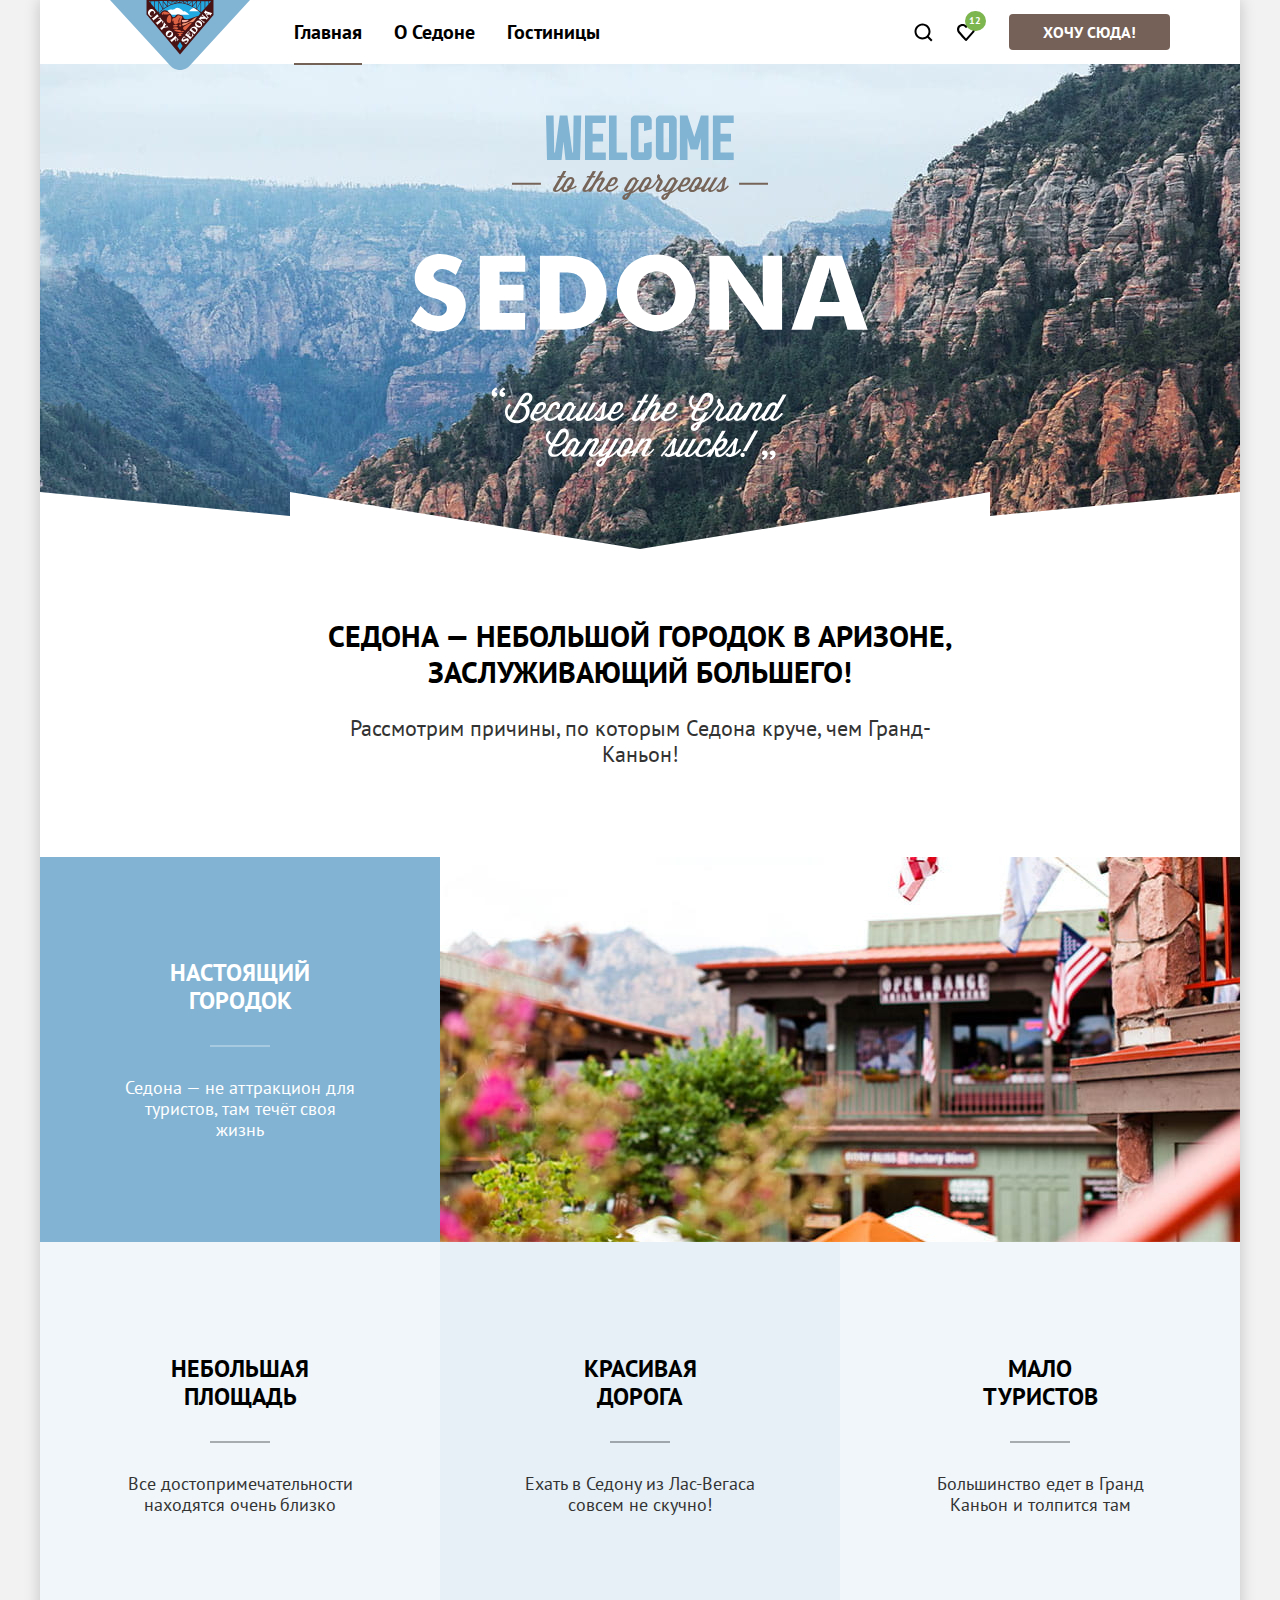
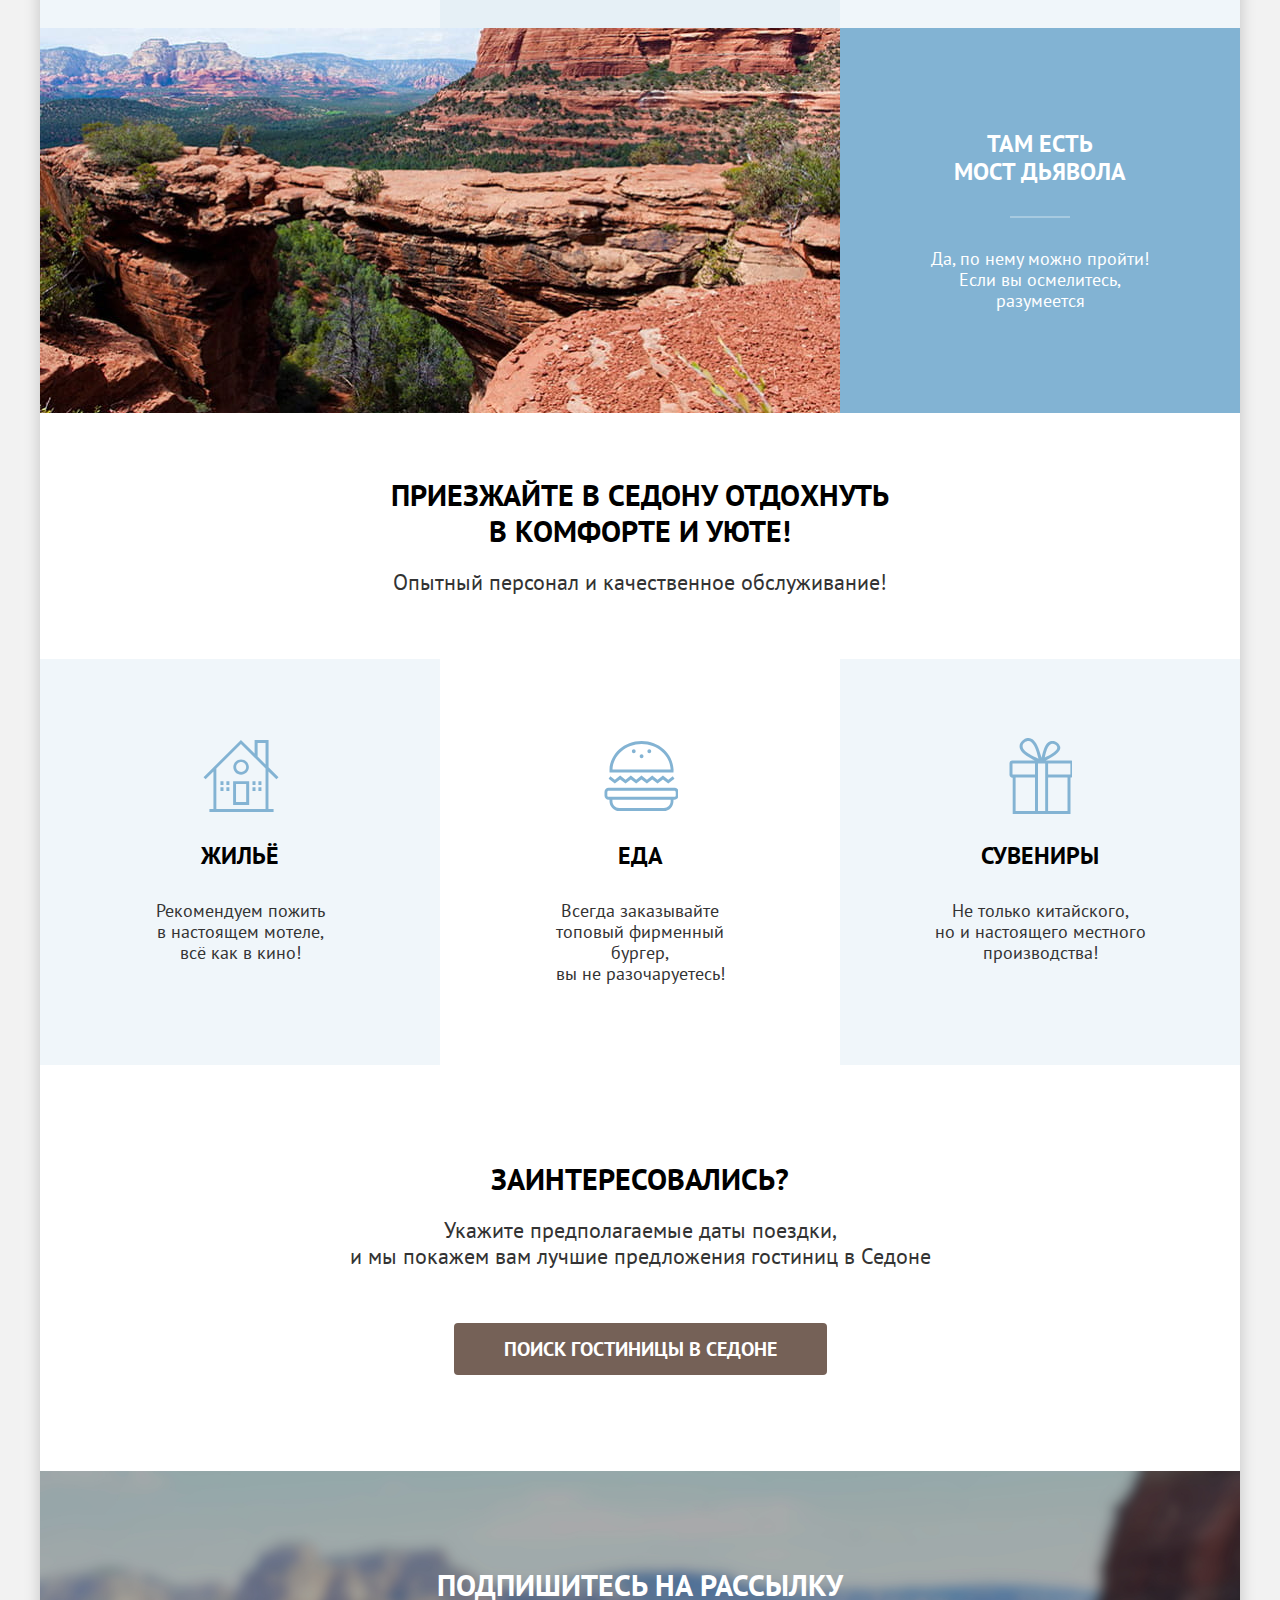
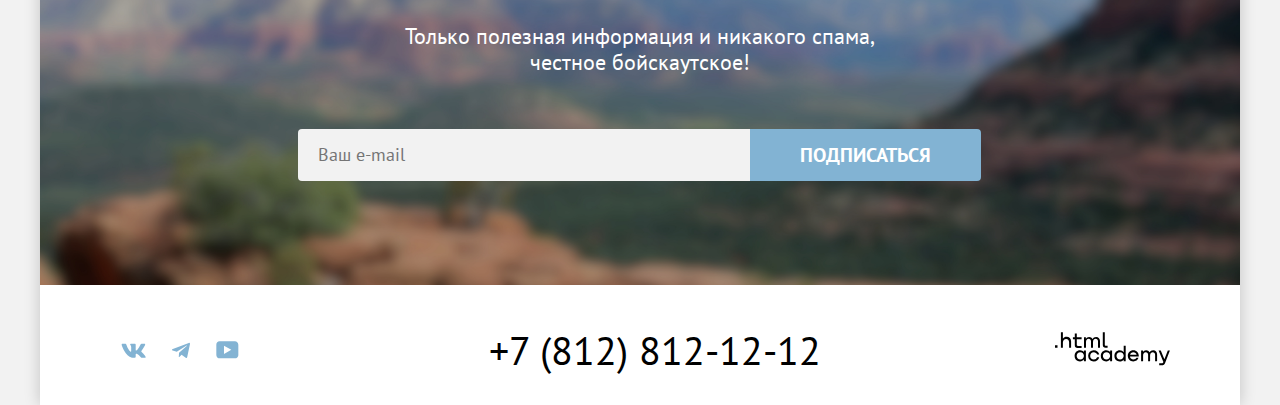
<file: index.html>
<!DOCTYPE html>
<html lang="ru">

  <head>
    <meta charset="utf-8">
    <meta name="viewport" content="width=device-width, initial-scale=1">
    <title>Главная HTML Academy: Седона</title>
    <link rel="stylesheet" href="styles/styles.css">
    <link rel="icon" href="favicon.ico" sizes="32x32">
  </head>

  <body>
    <header class="header-main">
      <nav class="navigation-main">
        <!-- LOGO -->
        <a class="sedona-logo-link" href="#" aria-current="page">
          <img class="main-header-logo" src="images/header/sedona-logo.svg" width="140" height="70"
            alt="Логотип города Sedona">
        </a>
        <!-- NAVIGATION LIST -->
        <ul class="navigation-list">
          <li class="navigation-item">
            <a class="navigation-link navigation-current-link">Главная</a>
          </li>
          <li class="navigation-item">
            <a class="navigation-link" href="#">О Седоне</a>
          </li>
          <li class="navigation-item">
            <a class="navigation-link" href="catalog.html">Гостиницы</a>
          </li>
        </ul>
        <!-- USER NAVIGATION -->
        <ul class="navigation-list navigation-user-list">
          <li class="navigation-user-item">
            <a class="navigation-user-search navigation-user-link" href="#">
              <svg class="search-icon" xmlns="http://www.w3.org/2000/svg" width="20" height="20" fill="none">
                <path class="navigation-user-icons" fill="#000"
                  d="m19.5 18.008-3.7-3.68c1-1.292 1.7-2.983 1.7-4.872 0-4.376-3.6-7.956-8-7.956s-8 3.68-8 8.055c0 4.376 3.6 7.956 8 7.956 1.8 0 3.5-.597 4.9-1.69l3.7 3.679 1.4-1.492Zm-10-2.486c-3.3 0-6-2.685-6-5.967 0-3.282 2.7-5.967 6-5.967s6 2.685 6 5.967c0 3.282-2.7 5.967-6 5.967Z" />
              </svg>
            </a>
            <span class="visually-hidden">Поиск</span>
          </li>
          <li class="navigation-user-item">
            <a class="navigation-user-favorites navigation-user-link" href="#">
              <svg class="favorites-icon" xmlns="http://www.w3.org/2000/svg" width="20" height="20" fill="none">
                <path class="navigation-user-icons" fill="#000"
                  d="M8.9 17c-.3 0-.6-.1-.8-.4-5.4-6.1-6.7-7.5-7-7.9C.4 7.8 0 6.6 0 5.4 0 2.4 2.4 0 5.5 0 6.8 0 8 .5 9 1.3 10 .5 11.3 0 12.5 0c3 0 5.5 2.4 5.5 5.4 0 1.3-.5 2.5-1.3 3.4l-7 7.9c-.2.2-.4.3-.8.3Zm-6-9.5c.3.4 3.5 4 6.1 6.9l6.2-7c.5-.5.7-1.2.7-2 0-1.8-1.5-3.3-3.3-3.3-1 0-2 .5-2.7 1.3-.3.3-.6.4-.9.4-.3 0-.6-.2-.8-.4-.7-.8-1.7-1.3-2.7-1.3-1.8 0-3.3 1.5-3.3 3.3-.1.9.3 1.6.7 2.1-.1 0-.1 0 0 0Z" />
              </svg>
            </a>
            <span class="visually-hidden">Список избранного:</span>
            <span class="favorites-counter">12</span>
          </li>
        </ul>
        <!-- BUTTON WANT HERE -->
        <a class="button brown-button want-here-button" href="#">Хочу сюда!</a>
      </nav>
    </header>
    <!-- MAIN -->
    <main class="main-container">
      <!-- HERO -->
      <div class="page-container">
        <section class="hero">
          <h1 class="visually-hidden">Добро пожаловать в Седона</h1>
          <img class="hero-img" src="images/index/welcome-to-the-sedona.svg" width="458" height="352"
            alt="Надпись Добро пожаловать в Седона">
        </section>
        <!-- ADVANTAGES -->
        <section class="advantages-of-sedona">
          <div class="advantages-of-sedona-container">
            <h2 class="section-title advantages-of-sedona-title">Седона — небольшой городок в Аризоне, заслуживающий
              большего!</h2>
            <p class="title-caption lets-look">Рассмотрим причины, по которым Седона круче, чем Гранд-Каньон!</p>
          </div>
          <!-- ADVANTAGES LIST -->
          <ul class="advantages-list">
            <li class="advantages-item advantages-item-wide blue-background">
              <div class="advantages-item-wide-text-container">
                <h3 class="advantage-item-title advantage-wide-item-title white-text">Настоящий городок</h3>
                <p class="advantage-description white-text">Седона — не аттракцион для<br>туристов, там течёт
                  своя жизнь</p>
              </div>
              <img class="advantage-item-img" src="images/index/town.jpg" width="800" height="385"
                alt="Вид на городок Седона">
            </li>
            <li class="advantages-item">
              <h3 class="advantage-item-title">Небольшая <br>площадь</h3>
              <p class="advantage-description">Все достопримечательности<br>находятся очень близко</p>
            </li>
            <li class="advantages-item gray-background">
              <h3 class="advantage-item-title">Красивая<br>дорога</h3>
              <p class="advantage-description">Ехать в Седону из Лас-Вегаса<br>совсем не скучно!</p>
            </li>
            <li class="advantages-item">
              <h3 class="advantage-item-title">Мало<br>туристов</h3>
              <p class="advantage-description">Большинство едет в Гранд<br>Каньон и толпится там</p>
            </li>
            <li class="advantages-item advantages-item-wide blue-background">
              <div class="advantages-item-wide-text-container">
                <h3 class="advantage-item-title advantage-wide-item-title white-text">Там есть<br>мост
                  дьявола</h3>
                <p class="advantage-description white-text">Да, по нему можно пройти! Если вы осмелитесь, разумеется</p>
              </div>
              <img class="advantage-item-img img-before-text" src="images/index/canyon.jpg" width="800" height="385"
                alt="Вид на каньон">
            </li>
          </ul>
        </section>
        <!-- OFFERS -->
        <section class="offers">
          <div class="agitation-container">
            <h2 class="section-title agitation-title">Приезжайте в Седону отдохнуть в комфорте и уюте!</h2>
            <p class="title-caption lets-look lets-look-agitation">Опытный персонал и качественное обслуживание!</p>
          </div>
          <!-- OFFERS LIST -->
          <ul class="offers-list">
            <li class="offers-item offers-item-housing">
              <h3 class="offers-item-title">Жильё</h3>
              <p class="offers-item-description">Рекомендуем пожить<br>в настоящем мотеле,<br> всё как в кино!</p>
            </li>
            <li class="offers-item offers-item-food white-background">
              <h3 class="offers-item-title">Еда</h3>
              <p class="offers-item-description">Всегда заказывайте<br>топовый фирменный бургер,<br> вы не
                разочаруетесь!</p>
            </li>
            <li class="offers-item offers-item-gifts">
              <h3 class="offers-item-title">Сувениры</h3>
              <p class="offers-item-description">Не только китайского,<br>но и настоящего местного<br> производства!</p>
            </li>
          </ul>
        </section>
        <!-- SEARCH  -->
        <section class="hotel-search">
          <h2 class="section-title hotel-search-title">Заинтересовались?</h2>
          <p class="title-caption hotel-selection">Укажите предполагаемые даты поездки,<br>и мы покажем вам лучшие
            предложения гостиниц в Седоне</p>
          <button class="button brown-button search-button" type="button">Поиск гостиницы в Седоне</button>
        </section>
        <!-- SUBSCRIPTION -->
        <section class="newsletter">
          <h2 class="section-title subscription-title">Подпишитесь на рассылку</h2>
          <p class="title-caption subscription-promise">Только полезная информация и никакого спама,<br>честное
            бойскаутское!</p>
          <form class="newsletter-form" action="https://echo.htmlacademy.ru/" method="post">
            <label class="visually-hidden" for="newsletter-email">Укажите ваш e-mail</label>
            <input class="field" placeholder="Ваш e-mail" type="email" name="newsletter-email" id="newsletter-email"
              required>
            <button class="button blue-button newsletter-submit" type="submit">Подписаться</button>
          </form>
        </section>
      </div>
    </main>
    <!-- FOOTER -->
    <footer class="main-footer">
      <!-- SOCIAL LIST -->
      <ul class="social-list">
        <li class="social-item">
          <a class="social-link vkontakte-link" href="https://vk.com/htmlacademy">
            <span class="visually-hidden">Vkontakte</span>
            <svg class="social-icons vkontakte-icon" focusable="false" xmlns="http://www.w3.org/2000/svg" width="25"
              height="15" fill="none">
              <path fill="#83B3D3" fill-rule="evenodd"
                d="M24.12 1.8c.16-.54 0-.94-.8-.94H20.7c-.67 0-.98.34-1.15.73 0 0-1.33 3.2-3.22 5.27-.61.6-.9.8-1.23.8-.16 0-.41-.2-.41-.75v-5.1c0-.66-.19-.95-.74-.95H9.82c-.42 0-.67.3-.67.59 0 .62.95.76 1.04 2.51v3.8c0 .83-.15.98-.48.98-.9 0-3.06-3.2-4.34-6.88-.25-.72-.5-1-1.18-1H1.57c-.75 0-.9.34-.9.73 0 .68.89 4.07 4.14 8.55 2.17 3.06 5.23 4.72 8 4.72 1.68 0 1.88-.37 1.88-1v-2.32c0-.74.16-.88.7-.88.38 0 1.05.19 2.6 1.66 1.79 1.75 2.08 2.54 3.08 2.54h2.63c.75 0 1.12-.37.9-1.1-.23-.72-1.08-1.77-2.2-3.02-.62-.71-1.54-1.48-1.82-1.86-.39-.5-.28-.71 0-1.15 0 0 3.2-4.42 3.54-5.93Z"
                clip-rule="evenodd" />
            </svg>
          </a>
        </li>
        <li class="social-item">
          <a class="social-link telegram-link" href="https://t.me/htmlacademy">
            <span class="visually-hidden">Telegram</span>
            <svg class="social-icons telegram-icon" focusable="false" xmlns="http://www.w3.org/2000/svg" width="18"
              height="16" fill="none">
              <path fill="#83B3D3"
                d="M16.79.96.84 7.1c-1.09.44-1.08 1.05-.2 1.32l4.1 1.28 9.47-5.98c.44-.27.85-.13.52.17l-7.68 6.93-.28 4.22c.41 0 .6-.2.83-.41l1.99-1.94 4.13 3.06c.77.42 1.31.2 1.5-.71l2.72-12.8c.28-1.1-.43-1.61-1.16-1.28Z" />
            </svg>
          </a>
        </li>
        <li class="social-item">
          <a class="social-link youtube-link" href="https://www.youtube.com/user/htmlacademyru">
            <span class="visually-hidden">Youtube</span>
            <svg class="social-icons youtube-icon" focusable="false" xmlns="http://www.w3.org/2000/svg" width="23"
              height="18" fill="none">
              <path fill="#83B3D3"
                d="M18.94.36H3.51C1.65.36.33 1.95.33 3.76v10.09c0 1.91 1.32 3.5 3.18 3.5h15.65c1.64 0 3.17-1.59 3.17-3.4V3.76c-.22-1.8-1.53-3.4-3.39-3.4ZM7.99 12.89V4.82l7.34 4.04-7.34 4.03Z" />
            </svg>
          </a>
        </li>
      </ul>
      <!-- PHONE AND HTML LOGO -->
      <a class="telephone-number" href="tel:+78128121212">+7 (812) 812-12-12</a>
      <a class="html-academy-logo" href="https://htmlacademy.ru/intensive/htmlcss">
        <span class="visually-hidden">Логотип html-academy</span>
        <svg class="html-academy-logo-img" xmlns="http://www.w3.org/2000/svg" width="115" height="34" fill="none">
          <path fill="#000"
            d="M0 13.26v2.6h2.5v-2.6H0ZM11.6 4.86c-1.6 0-2.8.7-3.6 1.7h-.1V.36h-2v15.5h2v-5.3c0-2.1 1.3-3.6 3.3-3.6 1.8 0 2.9 1.4 2.9 3.2v5.7h2v-6.1c.1-3-1.8-4.9-4.5-4.9ZM26.6 5.16h-4.8v-3.7h-2v3.8h-1.9v2h1.9v6c0 1.7 1 2.7 2.7 2.7h4.1v-2h-3.7c-.7 0-1.1-.4-1.1-1.1v-5.7h4.8v-2ZM41.1 4.96c-1.6 0-2.9.8-3.5 2.1h-.1c-.6-1.2-1.8-2.1-3.4-2.1-1.4 0-2.5.8-3.1 1.8h-.1v-1.6H29v10.6h2v-5.4c0-2 1-3.5 2.6-3.5 1.5 0 2.4 1 2.4 2.6v6.3h2v-5.6c0-2.4 1.4-3.3 2.6-3.3 1.5 0 2.4 1 2.4 2.6v6.3h2v-6.5c.1-2.5-1.4-4.3-3.9-4.3ZM47.8 13.06c0 1.7 1 2.7 2.8 2.7h2v-2h-1.7c-.7 0-1.1-.4-1.1-1.1V.36h-2v12.7ZM28.9 20.06c-.9-1.1-2.2-1.8-3.9-1.8-3.1 0-5.4 2.3-5.4 5.6s2.3 5.6 5.4 5.6c1.8 0 3-.8 3.8-1.9h.1v1.6h2v-10.6h-2v1.5Zm-3.6 7.4c-2.2 0-3.6-1.6-3.6-3.6s1.4-3.6 3.6-3.6 3.6 1.6 3.6 3.6c0 1.9-1.4 3.6-3.6 3.6ZM44.2 22.36c-.5-2.4-2.6-4.1-5.4-4.1a5.4 5.4 0 0 0-5.6 5.6c0 3.1 2.2 5.6 5.6 5.6 2.8 0 4.9-1.8 5.4-4.2h-2.1a3.4 3.4 0 0 1-3.3 2.3c-2.2 0-3.6-1.6-3.6-3.6s1.4-3.6 3.6-3.6c1.6 0 2.8 1 3.3 2.2h2.1v-.2ZM55.1 20.06c-.9-1.1-2.2-1.8-3.9-1.8-3.1 0-5.4 2.3-5.4 5.6s2.3 5.6 5.4 5.6c1.8 0 3-.8 3.8-1.9h.1v1.6h2v-10.6h-2v1.5Zm-3.6 7.4c-2.2 0-3.6-1.6-3.6-3.6s1.4-3.6 3.6-3.6 3.6 1.6 3.6 3.6c0 1.9-1.5 3.6-3.6 3.6ZM68.7 20.16c-.9-1.1-2.2-1.9-3.9-1.9-3.1 0-5.4 2.3-5.4 5.6s2.2 5.6 5.4 5.6c1.7 0 3-.8 3.8-1.8h.1v1.5h2v-15.4h-2v6.4Zm-3.6 7.3c-2.2 0-3.6-1.6-3.6-3.6s1.4-3.6 3.6-3.6 3.6 1.6 3.6 3.6c-.1 2-1.5 3.6-3.6 3.6ZM78.3 18.26c-3.3 0-5.5 2.5-5.5 5.6 0 3 2.1 5.6 5.5 5.6 2.5 0 4.5-1.3 5.2-3.6h-2.1c-.5 1-1.6 1.6-3 1.6-1.9 0-3.3-1.3-3.4-2.9h8.8c.2-3.6-2-6.3-5.5-6.3Zm0 1.9c1.7 0 3 1 3.3 2.6h-6.5c.3-1.5 1.5-2.6 3.2-2.6ZM98.2 18.26c-1.6 0-2.9.8-3.6 2h-.1c-.6-1.2-1.8-2-3.4-2-1.4 0-2.5.7-3.1 1.8v-1.5h-1.9v10.6h2v-5.4c0-2 1-3.4 2.6-3.5 1.5 0 2.4 1 2.4 2.6v6.3h2v-5.6c0-2.4 1.4-3.3 2.6-3.3 1.5 0 2.4 1 2.4 2.6v6.3h2v-6.5c.1-2.6-1.4-4.4-3.9-4.4ZM109.4 27.36l-3.6-8.9h-2.2l4.8 11.6c-.3.9-.7 1.2-1.7 1.2h-2.5v2h2.5c1.8 0 2.8-.8 3.5-2.6l4.7-12.2h-2.1l-3.4 8.9Z" />
        </svg>
      </a>
    </footer>
    <!-- MODAL WINDOW -->
    <div class="modal-container modal-container-close">
      <div class="modal modal-search">
        <button class="modal-search-close-button" type="button">
          <span class="visually-hidden">Закрыть</span>
        </button>
        <section class="modal-search-content">
          <h2 class="modal-search-content-title">Поиск гостиницы в Седоне</h2>
          <form class="search" action="https://echo.htmlacademy.ry/" method="post">
            <span class="arrival-date-group">
              <label class="label-title arrival-date-label" for="arrival-date">Дата Заезда:</label>
              <input class="modal-field arrival-date-field" type="text" id="arrival-date" name="arrival-date"
                value="27 апреля 2020" placeholder="Укажите дату" required>
              <span class="modal-field-text modal-field-error">Мы не можем отправить вас в прошлое.</span>
            </span>
            <span class="departure-date-group">
              <label class="label-title departure-date-label" for="departure-date">Дата Выезда:</label>
              <input class="modal-field departure-date-field" type="text" id="departure-date" name="departure-date"
                value="1 сентября 2023" placeholder="Укажите дату" required>
              <span class="modal-field-text">На эти даты есть свободные номера. Пока есть.</span>
            </span>
            <span class="amount-of-adults-group">
              <label class="label-title amount-of-adults-label" for="amount-of-adults">Взрослые:</label>
              <button class="count-button input-button-minus" type="button">
                <svg class="minus-icon" width="20" height="20" viewBox="0 0 20 20" fill="none"
                  xmlns="http://www.w3.org/2000/svg">
                  <path d="M3 9V11H17V9H3Z" fill="#756157" fill-opacity="0.3" />
                </svg>
                <span class="visually-hidden">Уменьшить количество взрослых</span>
              </button>
              <input class="input-count amount-of-adults-field" type="number" id="amount-of-adults"
                name="amount-of-adults" value="2" placeholder="5" required>
              <button class="count-button input-button-plus" type="button">
                <svg class="plus-icon" width="20" height="20" viewBox="0 0 20 20" fill="none"
                  xmlns="http://www.w3.org/2000/svg">
                  <path d="M17 9H11V3H9V9H3V11H9V17H11V11H17V9Z" fill="#756157" fill-opacity="0.3" />
                </svg>
                <span class="visually-hidden">Увеличить кол-во взрослых</span>
              </button>
            </span>
            <span class="amount-of-kids-group">
              <span class="amount-of-kids-label form-label-icon">
                <label class="label-title amount-of-kids-label" for="amount-of-kids">Дети:</label>
              </span>
              <span class="tooltip">
                <button class="tooltip-toggle" type="button" aria-labelledby="tooltip-label-date">
                  <svg class="tooltip-icon" width="2" height="12" viewBox="0 0 2 12" fill="none"
                    xmlns="http://www.w3.org/2000/svg">
                    <path fill-rule="evenodd" clip-rule="evenodd" d="M0 0H2V2H0V0ZM2 12H0V3H2V12Z" fill="white" />
                  </svg>
                </button>
                <span class="tooltip-text" role="tooltip" id="tooltip-label-date">Укажите количество детей, которые
                  будут с вами, возраст которых от 6 до 18 лет. Дети до 6 лет размещаются бесплатно.</span>
              </span>
              <button class="count-button input-button-minus" type="button">
                <svg class="minus-icon" width="20" height="20" viewBox="0 0 20 20" fill="none"
                  xmlns="http://www.w3.org/2000/svg">
                  <path d="M3 9V11H17V9H3Z" fill="#756157" fill-opacity="0.3" />
                </svg>
                <span class="visually-hidden">Уменьшить количество детей</span>
              </button>
              <input class="input-count amount-of-kids-field" type="number" id="amount-of-kids" name="amount-of-kids"
                value="2" placeholder="3" required>
              <button class="count-button input-button-plus" type="button">
                <svg class="plus-icon" width="20" height="20" viewBox="0 0 20 20" fill="none"
                  xmlns="http://www.w3.org/2000/svg">
                  <path d="M17 9H11V3H9V9H3V11H9V17H11V11H17V9Z" fill="#756157" fill-opacity="0.3" />
                </svg>
                <span class="visually-hidden">Увеличить количество детей</span>
              </button>
            </span>
            <button class="button blue-button search-button-submition" type="submit">Найти</button>
          </form>
        </section>
      </div>
    </div>
  </body>
</html>
</file>
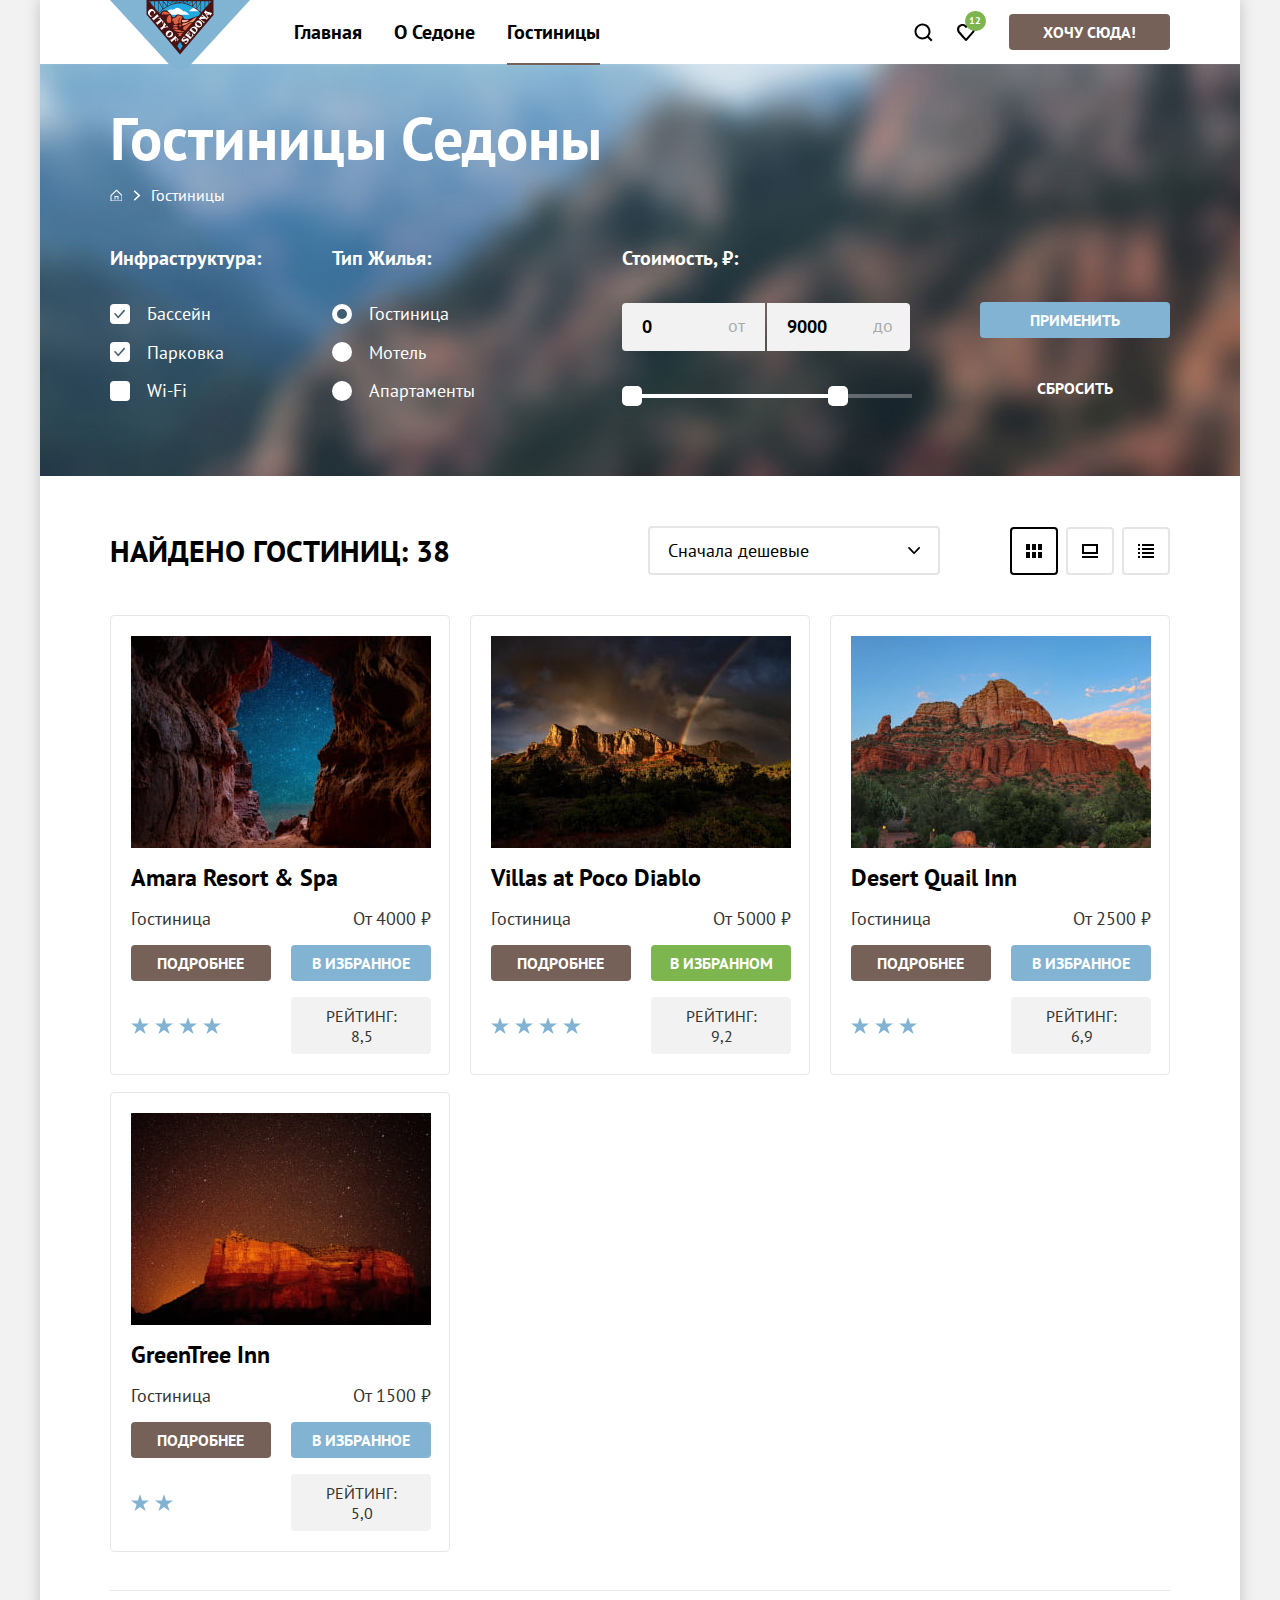
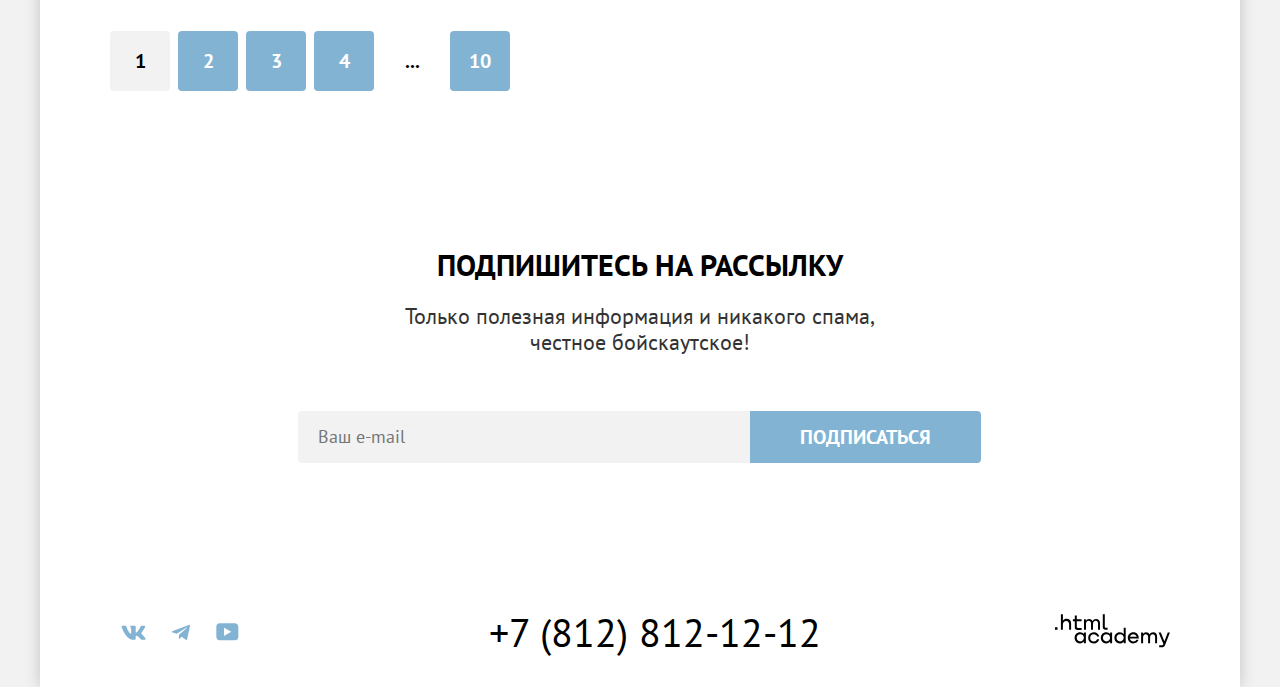
<file: catalog.html>
<!DOCTYPE html>
<html lang="ru">

  <head>
    <meta charset="utf-8">
    <meta name="viewport" content="width=device-width, initial-scale=1">
    <title>Каталог HTML Academy: Седона</title>
    <link rel="stylesheet" href="styles/styles.css">
    <link rel="icon" href="favicon.ico" sizes="32x32">
  </head>

  <body>
    <header class="header-main">
      <nav class="navigation-main">
        <!-- LOGO -->
        <a class="sedona-logo-link" href="index.html">
          <img class="main-header-logo" src="images/header/sedona-logo.svg" width="140" height="70"
            alt="Логотип города Sedona">
        </a>
        <!-- NAVIGATION LIST -->
        <ul class="navigation-list">
          <li class="navigation-item">
            <a class="navigation-link" href="index.html">Главная</a>
          </li>
          <li class="navigation-item">
            <a class="navigation-link" href="#">О Седоне</a>
          </li>
          <li class="navigation-item">
            <a class="navigation-link navigation-current-link">Гостиницы</a>
          </li>
        </ul>
        <!-- USER NAVIGATION -->
        <ul class="navigation-list navigation-user-list">
          <li class="navigation-user-item">
            <a class="navigation-user-search navigation-user-link" href="#">
              <svg class="search-icon" xmlns="http://www.w3.org/2000/svg" width="20" height="20" fill="none">
                <path fill="#000"
                  d="m19.5 18.008-3.7-3.68c1-1.292 1.7-2.983 1.7-4.872 0-4.376-3.6-7.956-8-7.956s-8 3.68-8 8.055c0 4.376 3.6 7.956 8 7.956 1.8 0 3.5-.597 4.9-1.69l3.7 3.679 1.4-1.492Zm-10-2.486c-3.3 0-6-2.685-6-5.967 0-3.282 2.7-5.967 6-5.967s6 2.685 6 5.967c0 3.282-2.7 5.967-6 5.967Z" />
              </svg>
            </a>
            <span class="visually-hidden">Поиск</span>
          </li>
          <li class="navigation-user-item">
            <a class="navigation-user-favorites navigation-user-link" href="#">
              <svg class="favorites-icon" xmlns="http://www.w3.org/2000/svg" width="20" height="20" fill="none">
                <path fill="#000"
                  d="M8.9 17c-.3 0-.6-.1-.8-.4-5.4-6.1-6.7-7.5-7-7.9C.4 7.8 0 6.6 0 5.4 0 2.4 2.4 0 5.5 0 6.8 0 8 .5 9 1.3 10 .5 11.3 0 12.5 0c3 0 5.5 2.4 5.5 5.4 0 1.3-.5 2.5-1.3 3.4l-7 7.9c-.2.2-.4.3-.8.3Zm-6-9.5c.3.4 3.5 4 6.1 6.9l6.2-7c.5-.5.7-1.2.7-2 0-1.8-1.5-3.3-3.3-3.3-1 0-2 .5-2.7 1.3-.3.3-.6.4-.9.4-.3 0-.6-.2-.8-.4-.7-.8-1.7-1.3-2.7-1.3-1.8 0-3.3 1.5-3.3 3.3-.1.9.3 1.6.7 2.1-.1 0-.1 0 0 0Z" />
              </svg>
            </a>
            <span class="visually-hidden">Список избранного</span>
            <span class="favorites-counter">12</span>
          </li>
        </ul>
        <!-- BUTTON WANT HERE -->
        <a class="button brown-button want-here-button" href="#">Хочу сюда!</a>
      </nav>
    </header>
    <main class=" main-container catalog-main">
      <div class="page-container">
        <!-- HOTEL FILTERS -->
        <section class="hotel-filters">
          <h1 class="catalog-title">Гостиницы Седоны</h1>
          <!-- BREADCRUMBS -->
          <ol class="breadcrumbs">
            <li class="breadcrumbs-item">
              <a class="breadcrumbs-link" href="index.html">
                <svg class="decoration-house" xmlns="http://www.w3.org/2000/svg" width="12" height="12" fill="none">
                  <path fill="#fff" d="m6.5.5-6 5.8v6.2h12V6.3L6.5.5Zm5 11h-10V6.7l5-4.8 5 4.8v4.8Z" />
                  <path fill="#fff" d="M4.5 10.5h1V8h2v2.5h1V7h-4v3.5Z" />
                </svg>
              </a>
              <span class="visually-hidden">Главная</span>
            </li>
            <li class="breadcrumbs-item">
              <a class="breadcrumbs-link" href="#">Гостиницы</a>
            </li>
          </ol>
          <!-- FILTERS -->
          <h2 class="visually-hidden">Фильтры выбора гостиниц</h2>
          <form class="catalog-filters" action="https://echo.htmlacademy.ru/" method="get">
            <!-- INFRASTRUCTURE FILTER-->
            <fieldset class="catalog-filter-group fieldset-infrastructure">
              <legend class="catalog-filter-title">Инфраструктура:</legend>
              <ul class="catalog-filter-list">
                <li class="catalog-filter-item">
                  <label class="control" for="pool">
                    <input class="control-input" type="checkbox" name="pool" id="pool" checked>
                    <span class="control-label">Бассейн</span>
                  </label>
                </li>
                <li class="catalog-filter-item">
                  <label class="control" for="parking">
                    <input class="control-input" type="checkbox" name="parking" id="parking" checked>
                    <span class="control-label">Парковка</span>
                  </label>
                </li>
                <li class="catalog-filter-item">
                  <label class="control" for="wifi">
                    <input class="control-input" type="checkbox" name="wifi" id="wifi">
                    <span class="control-label">Wi-Fi</span>
                  </label>
                </li>
              </ul>
            </fieldset>
            <!-- TYPE OF HOUSING FILTER-->
            <fieldset class="catalog-filter-group fieldset-type-of-housing">
              <legend class="catalog-filter-title">Тип Жилья:</legend>
              <ul class="catalog-filter-list">
                <li class="catalog-filter-item">
                  <label class="control" for="hotel">
                    <input class="control-input" type="radio" name="product-group" value="hotel" id="hotel" checked>
                    <span class="control-label">Гостиница</span>
                  </label>
                </li>
                <li class="catalog-filter-item">
                  <label class="control" for="motel">
                    <input class="control-input" type="radio" name="product-group" value="motel" id="motel">
                    <span class="control-label">Мотель</span>
                  </label>
                </li>
                <li class="catalog-filter-item">
                  <label class="control" for="appartaments">
                    <input class="control-input" type="radio" name="product-group" value="appartaments"
                      id="appartaments">
                    <span class="control-label">Апартаменты</span>
                  </label>
                </li>
              </ul>
            </fieldset>
            <!-- PRICE FILTER-->
            <fieldset class="catalog-filter-group fieldset-price">
              <legend class="catalog-filter-title">Стоимость, ₽:</legend>
              <div class="catalog-filter-price-range">
                <div class="range-wrapper-inputs">
                  <label class="filter-range-control">
                    <input class="range-control-input input-of-min-price" type="number" name="min-price" value="0">
                    <span class="price-range-label">от</span>
                  </label>
                  <label class="filter-range-control">
                    <input class="range-control-input input-of-max-price" type="number" name="max-price" value="9000">
                    <span class="price-range-label">до</span>
                  </label>
                </div>
                <div class="price-filter-scale">
                  <div class="range-bar" style="left: 0; width: 226px">
                    <button class="range-toggle toggle-min-price" type="button">
                      <span class="visually-hidden">Изменить минимальную цену</span>
                    </button>
                    <button class="range-toggle toggle-max-price" type="button">
                      <span class="visually-hidden">Изменить максимальную цену</span>
                    </button>
                  </div>
                </div>
              </div>
            </fieldset>
            <!-- FILTERS BUTTONS -->
            <div class="button-wrapper">
              <button class="button filters-button blue-button filters-submition" type="submit">Применить</button>
              <button class="button filters-button transparent-button filters-reset" type="reset">Сбросить</button>
            </div>
          </form>
        </section>
        <!-- SEARCH RESULTS -->
        <section class="search-results">
          <div class="search-results-header">
            <h2 class="search-results-title">Найдено гостиниц: 38</h2>
            <!-- SORT SELECTOR -->
            <div class="catalog-select-control-wrapper">
              <select class="select-control" aria-label="Сортировка">
                <option value="cheap">Сначала дешевые</option>
                <option value="expensive">Сначала дорогие</option>
              </select>
            </div>
            <!-- VIEW BUTTONS -->
            <ul class="card-view-buttons">
              <li class="card-view-item">
                <a class="button card-view-button card-view-button-grid card-view-button-current"
                  href="catalog.html?view=tile">
                  <span class="visually-hidden">Кнопка отображения списка гостиниц в виде сетки</span>
                  <svg class="card-view-button-icon" width="16" height="14" viewBox="0 0 16 14" fill="none"
                    xmlns="http://www.w3.org/2000/svg">
                    <path d="M4 0H0V6H4V0Z" fill="black" />
                    <path d="M16 0H12V6H16V0Z" fill="black" />
                    <path d="M10 0H6V6H10V0Z" fill="black" />
                    <path d="M4 8H0V14H4V8Z" fill="black" />
                    <path d="M16 8H12V14H16V8Z" fill="black" />
                    <path d="M10 8H6V14H10V8Z" fill="black" />
                  </svg>
                </a>
              </li>
              <li class="card-view-item">
                <a class="button card-view-button card-view-button-huge" href="catalog.html?view=card">
                  <span class="visually-hidden">Кнопка отображения списка гостиниц в виде крупных карточек</span>
                  <svg width="16" height="14" viewBox="0 0 16 14" fill="none" xmlns="http://www.w3.org/2000/svg">
                    <path d="M16 12H0V14H16V12Z" fill="black" />
                    <path d="M14 2V8H2V2H14ZM16 0H0V10H16V0Z" fill="black" />
                  </svg>
                </a>
              </li>
              <li class="card-view-item">
                <a class="button card-view-button card-view-button-list" href="catalog.html?view=list">
                  <span class="visually-hidden">Кнопка отображения списка гостиниц в виде списка</span>
                  <svg width="16" height="14" viewBox="0 0 16 14" fill="none" xmlns="http://www.w3.org/2000/svg">
                    <path d="M2 0H0V2H2V0Z" fill="black" />
                    <path d="M16 0H4V2H16V0Z" fill="black" />
                    <path d="M2 4H0V6H2V4Z" fill="black" />
                    <path d="M16 4H4V6H16V4Z" fill="black" />
                    <path d="M2 8H0V10H2V8Z" fill="black" />
                    <path d="M16 8H4V10H16V8Z" fill="black" />
                    <path d="M2 12H0V14H2V12Z" fill="black" />
                    <path d="M16 12H4V14H16V12Z" fill="black" />
                  </svg>
                </a>
              </li>
            </ul>
          </div>
          <!-- HOTELS LIST -->
          <ul class="hotels-list">
            <li class="hotels-list-item">
              <a class="hotels-list-link" href="#">
                <img class="hotel-catalog-img" src="images/catalog/amara-resort-and-spa.jpg" width="300" height="212"
                  alt="Amara Resort & Spa">
              </a>
              <a class="hotels-list-link" href="#">
                <h3 class="hotel-catalog-title">Amara Resort & Spa</h3>
              </a>
              <p class="type-of-housing">Гостиница</p>
              <span class="price">От 4000 ₽</span>
              <a class="button brown-button more-button" href="#">Подробнее</a>
              <button class="button blue-button add-to-favorite" type="button">В избранное</button>
              <p class="rating">Рейтинг: 8,5</p>
              <span class="four-rating-stars"></span>
            </li>
            <li class="hotels-list-item">
              <a class="hotels-list-link" href="#">
                <img class="hotel-catalog-img" src="images/catalog/villas-at-poco-diablo.jpg" width="300" height="212"
                  alt="Villas at Poco Diablo">
              </a>
              <a class="hotels-list-link" href="#">
                <h3 class="hotel-catalog-title">Villas at Poco Diablo</h3>
              </a>
              <p class="type-of-housing">Гостиница</p>
              <span class="price">От 5000 ₽</span>
              <a class="button brown-button more-button" href="#">Подробнее</a>
              <button class="button green-button add-to-favorite already-in-favorites" type="button">В
                избранном</button>
              <p class="rating">Рейтинг: 9,2</p>
              <span class="four-rating-stars"></span>
            </li>
            <li class="hotels-list-item">
              <a class="hotels-list-link" href="#">
                <img class="hotel-catalog-img" src="images/catalog/desert-quail-inn.jpg" width="300" height="212"
                  alt="Desert Quail Inn">
              </a>
              <a class="hotels-list-link" href="#">
                <h3 class="hotel-catalog-title">Desert Quail Inn</h3>
              </a>
              <p class="type-of-housing">Гостиница</p>
              <span class="price">От 2500 ₽</span>
              <a class="button brown-button more-button" href="#">Подробнее</a>
              <button class="button blue-button add-to-favorite" type="button">В избранное</button>
              <p class="rating">Рейтинг: 6,9</p>
              <span class="three-rating-stars"></span>
            </li>
            <li class="hotels-list-item">
              <a class="hotels-list-link" href="#">
                <img class="hotel-catalog-img" src="images/catalog/green-tree-inn.jpg" width="300" height="212"
                  alt="GreenTree Inn">
              </a>
              <a class="hotels-list-link" href="#">
                <h3 class="hotel-catalog-title">GreenTree Inn</h3>
              </a>
              <p class="type-of-housing">Гостиница</p>
              <span class="price">От 1500 ₽</span>
              <a class="button brown-button more-button" href="#">Подробнее</a>
              <button class="button blue-button add-to-favorite" type="button">В избранное</button>
              <p class="rating">Рейтинг: 5,0</p>
              <span class="two-rating-stars"></span>
            </li>
          </ul>
          <!-- PAGINATION -->
          <h3 class="visually-hidden">Нумерация страниц поиска</h3>
          <ul class="pagination">
            <li class="paginaition-item">
              <a class="pagination-link pagination-current" href="#" aria-current="page">1</a>
            </li>
            <li class="paginaition-item">
              <a class="pagination-link blue-button" href="#">2</a>
            </li>
            <li class="paginaition-item">
              <a class="pagination-link blue-button" href="#">3</a>
            </li>
            <li class="paginaition-item">
              <a class="pagination-link blue-button" href="#">4</a>
            </li>
            <li class="paginaition-item">
              <span class="visually-hidden">Следующая страница</span>
              <a class="pagination-link next-page" href="#">...</a>
            </li>
            <li class="paginaition-item">
              <a class="pagination-link blue-button" href="#">10</a>
            </li>
          </ul>
        </section>
        <!-- SUBSCRIPTION -->
        <section class="newsletter-catalog">
          <h2 class="section-title catalog-subscription-title">Подпишитесь на рассылку</h2>
          <p class="title-caption catalog-subscription-promise">Только полезная информация и никакого спама,<br> честное
            бойскаутское!</p>
          <form class="newsletter-form" action="https://echo.htmlacademy.ru/" method="post">
            <label class="visually-hidden" for="newsletter-email">Укажите ваш e-mail</label>
            <input class="field" placeholder="Ваш e-mail" type="email" name="newsletter-email" id="newsletter-email"
              required>
            <button class="button blue-button newsletter-submit" type="submit">Подписаться</button>
          </form>
        </section>
      </div>
    </main>
    <!-- FOOTER -->
    <footer class="main-footer">
      <!-- SOCIAL LIST -->
      <ul class="social-list">
        <li class="social-item">
          <a class="social-link vkontakte-link" href="https://vk.com/htmlacademy">
            <span class="visually-hidden">Vkontakte</span>
            <svg class="social-icons vkontakte-icon" focusable="false" xmlns="http://www.w3.org/2000/svg" width="25"
              height="15" fill="none">
              <path fill="#83B3D3" fill-rule="evenodd"
                d="M24.12 1.8c.16-.54 0-.94-.8-.94H20.7c-.67 0-.98.34-1.15.73 0 0-1.33 3.2-3.22 5.27-.61.6-.9.8-1.23.8-.16 0-.41-.2-.41-.75v-5.1c0-.66-.19-.95-.74-.95H9.82c-.42 0-.67.3-.67.59 0 .62.95.76 1.04 2.51v3.8c0 .83-.15.98-.48.98-.9 0-3.06-3.2-4.34-6.88-.25-.72-.5-1-1.18-1H1.57c-.75 0-.9.34-.9.73 0 .68.89 4.07 4.14 8.55 2.17 3.06 5.23 4.72 8 4.72 1.68 0 1.88-.37 1.88-1v-2.32c0-.74.16-.88.7-.88.38 0 1.05.19 2.6 1.66 1.79 1.75 2.08 2.54 3.08 2.54h2.63c.75 0 1.12-.37.9-1.1-.23-.72-1.08-1.77-2.2-3.02-.62-.71-1.54-1.48-1.82-1.86-.39-.5-.28-.71 0-1.15 0 0 3.2-4.42 3.54-5.93Z"
                clip-rule="evenodd" />
            </svg>
          </a>
        </li>
        <li class="social-item">
          <a class="social-link telegram-link" href="https://t.me/htmlacademy">
            <span class="visually-hidden">Telegram</span>
            <svg class="social-icons telegram-icon" focusable="false" xmlns="http://www.w3.org/2000/svg" width="18"
              height="16" fill="none">
              <path fill="#83B3D3"
                d="M16.79.96.84 7.1c-1.09.44-1.08 1.05-.2 1.32l4.1 1.28 9.47-5.98c.44-.27.85-.13.52.17l-7.68 6.93-.28 4.22c.41 0 .6-.2.83-.41l1.99-1.94 4.13 3.06c.77.42 1.31.2 1.5-.71l2.72-12.8c.28-1.1-.43-1.61-1.16-1.28Z" />
            </svg>
          </a>
        </li>
        <li class="social-item">
          <a class="social-link youtube-link" href="https://www.youtube.com/user/htmlacademyru">
            <span class="visually-hidden">Youtube</span>
            <svg class="social-icons youtube-icon" focusable="false" xmlns="http://www.w3.org/2000/svg" width="23"
              height="18" fill="none">
              <path fill="#83B3D3"
                d="M18.94.36H3.51C1.65.36.33 1.95.33 3.76v10.09c0 1.91 1.32 3.5 3.18 3.5h15.65c1.64 0 3.17-1.59 3.17-3.4V3.76c-.22-1.8-1.53-3.4-3.39-3.4ZM7.99 12.89V4.82l7.34 4.04-7.34 4.03Z" />
            </svg>
          </a>
        </li>
      </ul>
      <!-- PHONE AND HTML LOGO -->
      <a class="telephone-number" href="tel:+78128121212">+7 (812) 812-12-12</a>
      <a class="html-academy-logo" href="https://htmlacademy.ru/intensive/htmlcss">
        <span class="visually-hidden">Логотип html-academy</span>
        <svg class="html-academy-logo-img" xmlns="http://www.w3.org/2000/svg" width="115" height="34" fill="none">
          <path fill="#000"
            d="M0 13.26v2.6h2.5v-2.6H0ZM11.6 4.86c-1.6 0-2.8.7-3.6 1.7h-.1V.36h-2v15.5h2v-5.3c0-2.1 1.3-3.6 3.3-3.6 1.8 0 2.9 1.4 2.9 3.2v5.7h2v-6.1c.1-3-1.8-4.9-4.5-4.9ZM26.6 5.16h-4.8v-3.7h-2v3.8h-1.9v2h1.9v6c0 1.7 1 2.7 2.7 2.7h4.1v-2h-3.7c-.7 0-1.1-.4-1.1-1.1v-5.7h4.8v-2ZM41.1 4.96c-1.6 0-2.9.8-3.5 2.1h-.1c-.6-1.2-1.8-2.1-3.4-2.1-1.4 0-2.5.8-3.1 1.8h-.1v-1.6H29v10.6h2v-5.4c0-2 1-3.5 2.6-3.5 1.5 0 2.4 1 2.4 2.6v6.3h2v-5.6c0-2.4 1.4-3.3 2.6-3.3 1.5 0 2.4 1 2.4 2.6v6.3h2v-6.5c.1-2.5-1.4-4.3-3.9-4.3ZM47.8 13.06c0 1.7 1 2.7 2.8 2.7h2v-2h-1.7c-.7 0-1.1-.4-1.1-1.1V.36h-2v12.7ZM28.9 20.06c-.9-1.1-2.2-1.8-3.9-1.8-3.1 0-5.4 2.3-5.4 5.6s2.3 5.6 5.4 5.6c1.8 0 3-.8 3.8-1.9h.1v1.6h2v-10.6h-2v1.5Zm-3.6 7.4c-2.2 0-3.6-1.6-3.6-3.6s1.4-3.6 3.6-3.6 3.6 1.6 3.6 3.6c0 1.9-1.4 3.6-3.6 3.6ZM44.2 22.36c-.5-2.4-2.6-4.1-5.4-4.1a5.4 5.4 0 0 0-5.6 5.6c0 3.1 2.2 5.6 5.6 5.6 2.8 0 4.9-1.8 5.4-4.2h-2.1a3.4 3.4 0 0 1-3.3 2.3c-2.2 0-3.6-1.6-3.6-3.6s1.4-3.6 3.6-3.6c1.6 0 2.8 1 3.3 2.2h2.1v-.2ZM55.1 20.06c-.9-1.1-2.2-1.8-3.9-1.8-3.1 0-5.4 2.3-5.4 5.6s2.3 5.6 5.4 5.6c1.8 0 3-.8 3.8-1.9h.1v1.6h2v-10.6h-2v1.5Zm-3.6 7.4c-2.2 0-3.6-1.6-3.6-3.6s1.4-3.6 3.6-3.6 3.6 1.6 3.6 3.6c0 1.9-1.5 3.6-3.6 3.6ZM68.7 20.16c-.9-1.1-2.2-1.9-3.9-1.9-3.1 0-5.4 2.3-5.4 5.6s2.2 5.6 5.4 5.6c1.7 0 3-.8 3.8-1.8h.1v1.5h2v-15.4h-2v6.4Zm-3.6 7.3c-2.2 0-3.6-1.6-3.6-3.6s1.4-3.6 3.6-3.6 3.6 1.6 3.6 3.6c-.1 2-1.5 3.6-3.6 3.6ZM78.3 18.26c-3.3 0-5.5 2.5-5.5 5.6 0 3 2.1 5.6 5.5 5.6 2.5 0 4.5-1.3 5.2-3.6h-2.1c-.5 1-1.6 1.6-3 1.6-1.9 0-3.3-1.3-3.4-2.9h8.8c.2-3.6-2-6.3-5.5-6.3Zm0 1.9c1.7 0 3 1 3.3 2.6h-6.5c.3-1.5 1.5-2.6 3.2-2.6ZM98.2 18.26c-1.6 0-2.9.8-3.6 2h-.1c-.6-1.2-1.8-2-3.4-2-1.4 0-2.5.7-3.1 1.8v-1.5h-1.9v10.6h2v-5.4c0-2 1-3.4 2.6-3.5 1.5 0 2.4 1 2.4 2.6v6.3h2v-5.6c0-2.4 1.4-3.3 2.6-3.3 1.5 0 2.4 1 2.4 2.6v6.3h2v-6.5c.1-2.6-1.4-4.4-3.9-4.4ZM109.4 27.36l-3.6-8.9h-2.2l4.8 11.6c-.3.9-.7 1.2-1.7 1.2h-2.5v2h2.5c1.8 0 2.8-.8 3.5-2.6l4.7-12.2h-2.1l-3.4 8.9Z" />
        </svg>
      </a>
    </footer>
    <!-- MODAL WINDOW -->
    <div class="modal-container modal-container-close">
      <div class="modal modal-search">
        <button class="modal-search-close-button" type="button">
          <span class="visually-hidden">Закрыть</span>
        </button>
        <section class="modal-search-content">
          <h2 class="modal-search-content-title">Поиск гостиницы в Седоне</h2>
          <form class="search" action="https://echo.htmlacademy.ry/" method="post">
            <span class="arrival-date-group">
              <label class="label-title arrival-date-label" for="arrival-date">Дата Заезда:</label>
              <input class="modal-field arrival-date-field" type="text" id="arrival-date" name="arrival-date"
                value="27 апреля 2020" placeholder="Укажите дату" required>
              <span class="modal-field-text modal-field-error">Мы не можем отправить вас в прошлое.</span>
            </span>
            <span class="departure-date-group">
              <label class="label-title departure-date-label" for="departure-date">Дата Выезда:</label>
              <input class="modal-field departure-date-field" type="text" id="departure-date" name="departure-date"
                value="1 сентября 2023" placeholder="Укажите дату" required>
              <span class="modal-field-text">На эти даты есть свободные номера. Пока есть.</span>
            </span>
            <span class="amount-of-adults-group">
              <label class="label-title amount-of-adults-label" for="amount-of-adults">Взрослые:</label>
              <button class="count-button input-button-minus" type="button">
                <svg class="minus-icon" width="20" height="20" viewBox="0 0 20 20" fill="none"
                  xmlns="http://www.w3.org/2000/svg">
                  <path d="M3 9V11H17V9H3Z" fill="#756157" fill-opacity="0.3" />
                </svg>
                <span class="visually-hidden">Уменьшить количество взрослых</span>
              </button>
              <input class="input-count amount-of-adults-field" type="number" id="amount-of-adults"
                name="amount-of-adults" value="2" placeholder="5" required>
              <button class="count-button input-button-plus" type="button">
                <svg class="plus-icon" width="20" height="20" viewBox="0 0 20 20" fill="none"
                  xmlns="http://www.w3.org/2000/svg">
                  <path d="M17 9H11V3H9V9H3V11H9V17H11V11H17V9Z" fill="#756157" fill-opacity="0.3" />
                </svg>
                <span class="visually-hidden">Увеличить кол-во взрослых</span>
              </button>
            </span>
            <span class="amount-of-kids-group">
              <span class="amount-of-kids-label form-label-icon">
                <label class="label-title amount-of-kids-label" for="amount-of-kids">Дети:</label>
              </span>
              <span class="tooltip">
                <button class="tooltip-toggle" type="button" aria-labelledby="tooltip-label-date">
                  <svg class="tooltip-icon" width="2" height="12" viewBox="0 0 2 12" fill="none"
                    xmlns="http://www.w3.org/2000/svg">
                    <path fill-rule="evenodd" clip-rule="evenodd" d="M0 0H2V2H0V0ZM2 12H0V3H2V12Z" fill="white" />
                  </svg>
                </button>
                <span class="tooltip-text" role="tooltip" id="tooltip-label-date">Укажите количество детей, которые
                  будут с вами, возраст которых от 6 до 18 лет. Дети до 6 лет размещаются бесплатно.</span>
              </span>
              <button class="count-button input-button-minus" type="button">
                <svg class="minus-icon" width="20" height="20" viewBox="0 0 20 20" fill="none"
                  xmlns="http://www.w3.org/2000/svg">
                  <path d="M3 9V11H17V9H3Z" fill="#756157" fill-opacity="0.3" />
                </svg>
                <span class="visually-hidden">Уменьшить количество детей</span>
              </button>
              <input class="input-count amount-of-kids-field" type="number" id="amount-of-kids" name="amount-of-kids"
                value="2" placeholder="3" required>
              <button class="count-button input-button-plus" type="button">
                <svg class="plus-icon" width="20" height="20" viewBox="0 0 20 20" fill="none"
                  xmlns="http://www.w3.org/2000/svg">
                  <path d="M17 9H11V3H9V9H3V11H9V17H11V11H17V9Z" fill="#756157" fill-opacity="0.3" />
                </svg>
                <span class="visually-hidden">Увеличить количество детей</span>
              </button>
            </span>
            <button class="button blue-button search-button-submition" type="submit">Найти</button>
          </form>
        </section>
      </div>
    </div>
  </body>
</html>
</file>
<file: styles/styles.css>
@font-face {
  font-family: "PT Sans";
  font-style: normal;
  font-weight: 400;
  src: url("../fonts/ptsans-400.woff2") format("woff2");
  font-display: swap;
}

@font-face {
  font-family: "PT Sans";
  font-style: normal;
  font-weight: 700;
  src: url("../fonts/ptsans-700.woff2") format("woff2");
  font-display: swap;
}

/* VISUALLY HIDDEN */

.visually-hidden {
  position: absolute;
  width: 1px;
  height: 1px;
  margin: -1px;
  border: 0;
  padding: 0;
  white-space: nowrap;
  clip-path: inset(100%);
  clip: rect(0 0 0 0);
  overflow: hidden;
}

/* HTML */

html {
  height: 100%;
  background-color: #f2f2f2;
}

/* MAIN Sticky footer */

.main-container {
  flex-grow: 1;
}

/* BOX-SIZING */

*,
*::before,
*::after {
  box-sizing: border-box;
}

/* BUTTON */

.button {
  display: block;
  font-family: "PT Sans", "Arial", sans-serif;
  font-size: 16px;
  line-height: 20px;
  color: #ffffff;
  text-decoration: none;
  text-transform: uppercase;
  font-style: normal;
  font-weight: 700;
  border: none;
  border-radius: 4px;
  cursor: pointer;
}

.button:active {
  color: rgba(255, 255, 255, 0.3);
}

.brown-button:hover {
  background: #615048;
}

.brown-button:focus-within {
  background: #615048;
  outline: none;
}

.brown-button:active {
  background: #756157;
}

.blue-button:hover {
  background-color: #68a2ca;
}

.blue-button:focus {
  background-color: #68a2ca;
  outline: none;
}

.blue-button:active {
  background-color: #82b3d3;
}

.green-button:hover {
  background-color: #6c9e42;
}

.green-button:focus {
  background-color: #6c9e42;
  outline: none;
}

.green-button:active {
  background-color: #7db54f;
}

.transparent-button:hover {
  opacity: 0.6;
  background-color: transparent;
}

.transparent-button:focus {
  background-color: transparent;
  outline: 3px solid #83b3d3;
}

.transparent-button:active {
  background-color: transparent;
}

/* BODY */

body {
  width: 1200px;
  margin: 0 auto;
  display: flex;
  flex-direction: column;
  min-height: 100%;
  font-family: "PT Sans", "Arial", sans-serif;
  font-size: 18px;
  line-height: 21px;
  background-color: #f2f2f2;
  color: #000000;
  box-shadow: 0 0 15px 0 rgba(0, 0, 0, 0.2);
}

/* HEADER */
/* NAVIGATION */

.header-main {
  width: 1200px;
  margin: 0 auto;
  padding: 0 70px;
  font-size: 20px;
  line-height: 24px;
  font-weight: 700;
  background-color: #ffffff;
}

.navigation-main {
  display: flex;
  margin: 0 auto;
  align-items: center;
  position: relative;
}

.sedona-logo-link {
  display: flex;
  align-self: flex-start;
}

.main-header-logo {
  display: block;
  width: 140px;
}

.main-header-logo {
  position: relative;
  top: 0;
  left: 0;
  margin-bottom: -6px;
}

.sedona-logo-link:hover {
  opacity: 0.7;
}

.sedona-logo-link:focus {
  outline: none;
  opacity: 0.7;
}

.sedona-logo-link:active {
  opacity: 0.5;
}

.navigation-list {
  display: flex;
  flex-wrap: wrap;
  width: 500px;
  margin: 0;
  padding: 0;
  list-style: none;
  margin-left: 28px;
}

.navigation-link {
  position: relative;
  display: block;
  padding: 20px 16px;
  text-decoration: none;
  color: #000000;
}

.navigation-link:hover {
  color: #756157;
}

.navigation-link:focus {
  color: #756157;
  outline: none;
}

.navigation-link:active {
  color: rgba(117, 97, 87, 0.3);
}

.navigation-current-link {
  cursor: pointer;
}

.navigation-current-link::before {
  position: absolute;
  height: 2px;
  bottom: -1px;
  right: 16px;
  left: 16px;
  background-color: #756257;
  content: "";
}

/* NAVIGATION USER LIST */

.navigation-user-list {
  max-width: 150px;
  margin-left: auto;
  margin-right: 20px;
  align-items: center;
  justify-content: flex-end;
}

.navigation-user-item {
  position: relative;
}

.navigation-user-link {
  display: block;
  max-width: 44px;
  max-height: 64px;
  text-decoration: none;
}

.navigation-user-search {
  padding: 22px 12px;
}

.navigation-user-favorites {
  padding: 24px 13px 23px 12px;
}

.navigation-user-link:hover path {
  fill: #756157;
}

.navigation-user-link,
.navigation-user-link:focus path {
  fill: #756157;
  outline: none;
}

.navigation-user-link:active path {
  fill: rgba(117, 97, 87, 0.3);
}

.favorites-counter {
  padding: 5px 5px 5px 4px;
  display: flex;
  font-size: 10px;
  line-height: 10px;
  background-color: #7db54f;
  color: #ffffff;
  border-radius: 100vh;
  position: absolute;
  top: 11px;
  left: 20px;
}

/* BUTTON WANT HERE */

.want-here-button {
  max-width: 165px;
  padding: 8px 34px;
  background-color: #756157;
  color: #ffffff;
}

/* MAIN INDEX*/
/* HERO */

.page-container {
  width: 1200px;
  margin: 0 auto;
  background-color: #ffffff;
}

.hero {
  padding-top: 51px;
  padding-bottom: 82px;
  background-color: #577488;
  background-image: url("../images/index/index-background-decoration.svg"),
    url("../images/index/index-background.jpg");
  background-repeat: no-repeat, no-repeat;
  background-size: 100% auto, cover;
  background-position: center bottom, center;
}

.hero-img {
  display: block;
  margin: 0 auto;
}

/* ADVANTAGES */

.advantages-of-sedona {
  text-align: center;
}

.advantages-of-sedona-container {
  width: 651px;
  margin: 0 auto;
  padding: 69px 0;
  margin-bottom: 21px;
}

.section-title {
  margin: 0;
  margin-bottom: 25px;
  font-size: 30px;
  line-height: 36px;
  font-weight: 700;
  text-align: center;
  text-transform: uppercase;
}

.title-caption {
  margin: 0;
  font-size: 22px;
  line-height: 26px;
  text-align: center;
  color: #333333;
}

.advantages-list {
  display: grid;
  grid-template-columns: repeat(3, 1fr);
  margin: 0;
  padding: 0;
  text-align: center;
  list-style: none;
}

.advantages-item {
  min-height: 385px;
  position: relative;
  padding: 113px 85px;
  background-color: #83b3d31f;
  text-align: center;
}

.advantages-item-wide {
  padding: 0;
  display: flex;
  justify-content: space-between;
}

.advantages-item-wide-text-container {
  width: 400px;
  padding: 102px 85px;
  display: flex;
  flex-direction: column;
  justify-content: space-between;
  text-align: center;
}

.advantages-item-wide {
  grid-column: 1 / -1;
}

.gray-background {
  background-color: #83b3d333;
}

.img-before-text {
  order: -1;
}

.blue-background {
  background-color: #82b3d3;
}

.advantage-description {
  margin: 0;
  color: #333333;
}

.advantage-item-title {
  position: relative;
  margin: 0;
  margin-bottom: 62px;
  font-size: 24px;
  line-height: 28px;
  font-weight: 700;
  text-transform: uppercase;
}

.advantage-item-title::after {
  content: "";
  margin-left: -30px;
  background-color: rgba(0, 0, 0, 0.3);
  position: absolute;
  width: 60px;
  height: 2px;
  bottom: -32px;
  left: 50%;
}

.advantage-wide-item-title::after {
  background-color: rgba(255, 255, 255, 0.3);
}

.advantage-item-img {
  display: block;
  max-width: 100%;
  height: 100%;
  object-fit: cover;
}

.white-text {
  color: #ffffff;
}

/* OFFERS */

.agitation-container {
  width: 505px;
  margin: 0 auto;
  padding-top: 64px;
  padding-bottom: 64px;
}

.agitation-title {
  margin-bottom: 20px;
}

.offers-list {
  display: grid;
  grid-template-columns: repeat(3, 1fr);
  margin: 0;
  padding: 0;
  text-align: center;
  list-style: none;
}

.offers-item {
  position: relative;
  padding: 81px 85px;
  display: flex;
  flex-direction: column;
  background-color: #83b3d31f;
  align-items: center;
}

.offers-item-housing::before {
  background-image: url("../images/index/house.svg");
  background-repeat: no-repeat;
  background-size: auto;
  position: absolute;
  top: 81px;
  left: 163px;
  bottom: 232px;
  right: 161px;
  content: "";
}

.offers-item-food::before {
  background-image: url("../images/index/food.svg");
  background-repeat: no-repeat;
  background-size: auto;
  position: absolute;
  top: 82px;
  left: 164px;
  bottom: 233px;
  right: 162px;
  content: "";
}

.offers-item-gifts::before {
  background-image: url("../images/index/gifts.svg");
  background-repeat: no-repeat;
  background-size: auto;
  position: absolute;
  top: 79px;
  left: 169px;
  bottom: 230px;
  right: 168px;
  content: "";
}

.offers-item-title {
  margin: 0;
  margin-bottom: 30px;
  margin-top: 102px;
  font-size: 24px;
  line-height: 28px;
  font-weight: 700;
  text-transform: uppercase;
}

.offers-item-description {
  margin: 0;
  color: #333333;
}

.white-background {
  background-color: #ffffff;
}

/* SEARCH */

.hotel-search {
  text-align: center;
  margin: 0 auto;
  padding-top: 96px;
  padding-bottom: 96px;
}

.hotel-search-title {
  margin-bottom: 20px;
}

.hotel-selection {
  margin-bottom: 54px;
}

.search-button {
  max-width: 376px;
  margin: 0 auto;
  padding: 8px 50px;
  font-size: 20px;
  line-height: 36px;
  text-align: center;
  color: #ffffff;
  background-color: #756157;
}

/* SUBSCRIPTION */

.newsletter {
  padding-top: 96px;
  padding-bottom: 104px;
  display: flex;
  flex-direction: column;
  text-align: center;
  background-color: #577488;
  background-image: url("../images/index/subscription-background.jpg");
  background-repeat: no-repeat;
  background-size: cover;
  background-position: top center;
}

.subscription-title {
  margin-bottom: 20px;
  font-size: 30px;
  line-height: 36px;
  font-weight: 700;
  color: #ffffff;
}

.subscription-promise {
  margin-bottom: 54px;
  font-size: 22px;
  line-height: 26px;
  font-weight: 400;
  color: #ffffff;
}

.newsletter-form {
  margin: 0 auto;
  display: flex;
  width: 684px;
}

.field {
  width: 452px;
  padding: 14px 20px;
  font-family: "PT Sans", "Arial", sans-serif;
  font-size: 18px;
  line-height: 24px;
  background-color: #f2f2f2;
  border: none;
  border-top-left-radius: 4px;
  border-bottom-left-radius: 4px;
}

.field:hover {
  background-color: #e6e6e6;
}

.field:focus {
  background-color: #e6e6e6;
  outline: 3px solid #83b3d3;
}

.field:disabled {
  background-color: #e5e5e5;
  pointer-events: none;
}

.newsletter-submit {
  max-width: 232px;
  padding: 8px 50px;
  font-size: 20px;
  line-height: 36px;
  font-weight: 700;
  color: #ffffff;
  background-color: #82b3d3;
  text-align: center;
  text-transform: uppercase;
  border-top-left-radius: 0;
  border-bottom-left-radius: 0;
}

/* FOOTER */

.main-footer {
  width: 1200px;
  padding: 45px 70px 35px 70px;
  background-color: #ffffff;
  display: flex;
  justify-content: space-between;
  align-items: center;
}

.social-list {
  width: 150px;
  margin: 0;
  padding: 0;
  display: flex;
  flex-wrap: wrap;
  list-style: none;
}

.social-link {
  display: block;
  width: 47px;
  height: 40px;
  position: relative;
}

.social-icons {
  position: absolute;
  top: 0;
  right: 0;
  bottom: 0;
  left: 0;
  margin: auto;
}

.telephone-number {
  margin-right: 5px;
  font-size: 40px;
  line-height: 40px;
  color: #000000;
  text-decoration: none;
  align-self: center;
  text-align: center;
}

.html-academy-logo {
  width: 115px;
  margin-left: 1px;
  margin-top: 2px;
}

.social-link:hover path {
  fill: #68a2ca;
}

.social-link,
.social-link:focus path {
  fill: #68a2ca;
  outline: none;
}

.social-link:active path {
  fill: rgba(104, 162, 202, 0.3);
}

.telephone-number:hover {
  color: #756157;
}

.telephone-number:focus {
  color: #756157;
  outline: none;
}

.telephone-number:active {
  color: rgba(117, 97, 87, 0.3);
}

.html-academy-logo:hover path {
  fill: #756157;
}

.html-academy-logo,
.html-academy-logo:focus path {
  fill: #756157;
  outline: none;
}

.html-academy-logo:active path {
  fill: rgba(117, 97, 87, 0.3);
}

/* MODAL-CONTAINER */
.modal-container {
  position: fixed;
  top: 0;
  left: 0;
  width: 100%;
  height: 100%;
  display: flex;
  background-color: rgba(242, 242, 242, 0.8);
  box-shadow: 0 25px 50px 0 rgba(0, 0, 0, 0.15);
}

/* Для закрытия модального окна */

.modal-container-close {
  display: none;
}

/* ------------------- */

.modal {
  position: relative;
  margin: auto;
  padding: 64px 70px;
  background-color: #ffffff;
  border-radius: 30px;
  box-shadow: 0 25px 50px 0 rgba(0, 0, 0, 0.15);
}

.modal-search {
  width: 717px;
}

.modal-search-close-button {
  position: absolute;
  padding: 0;
  top: 64px;
  right: 52px;
  width: 52px;
  height: 52px;
  background-color: #f2f2f2;
  border: none;
  border-radius: 50%;
  background-image: url("../images/index/cross.svg");
  background-repeat: no-repeat;
  background-position: center;
  cursor: pointer;
}

.modal-search-close-button:hover {
  background-color: #e6e6e6;
}

.modal-search-close-button:focus {
  background-color: #e6e6e6;
  outline: 3px solid #83b3d3;
}

.modal-search-close-button:active {
  background-color: #e6e6e6;
  opacity: 0.3;
}

.modal-search-content-title {
  margin: 0;
  margin-bottom: 64px;
  font-family: "PT Sans", "Arial", sans-serif;
  font-size: 30px;
  line-height: 36px;
  font-weight: 700;
  text-transform: uppercase;
  color: #000000;
}

.search {
  display: grid;
  grid-template-columns: 137px 110px 88px 131px 111px;
  row-gap: 23px;
}

.label-title {
  font-size: 20px;
  line-height: 24px;
  font-weight: 700;
}

.arrival-date-group {
  margin: 0;
  grid-column: 1/ -1;
  display: grid;
  grid-template-columns: repeat(2, 1fr);
  row-gap: 4px;
  align-items: center;
}

.arrival-date-label {
  width: 137px;
  grid-column: 1/ 2;
  grid-row: 1/ 2;
}

.modal-field {
  width: 440px;
  grid-column: 2/ -1;
  grid-row: 1/ 2;
  border: none;
  border-radius: 4px;
  background-color: #f2f2f2;
  padding-top: 12px;
  padding-bottom: 12px;
  padding-left: 20px;
  background-image: url("../images/index/calendar-icon.svg");
  background-repeat: no-repeat;
  background-position: center right 20px;
  font-family: "PT Sans", "Arial", sans-serif;
  font-size: 18px;
  line-height: 24px;
  font-weight: 700;
}

.modal-field:hover {
  background-color: #e6e6e6;
}

.modal-field:focus-within {
  background-color: #e6e6e6;
  outline: 3px solid #83b3d3;
}

.modal-field:disabled {
  background-color: #f2f2f2;
  pointer-events: none;
}

.modal-field:active {
  opacity: 0.6;
}

.modal-field-text {
  grid-column: 2/ -1;
  grid-row: 2/ 3;
  padding: 0 20px;
  font-size: 16px;
  line-height: 21px;
}

.modal-field-error {
  color: #ff5757;
}

.departure-date-group {
  margin: 0;
  grid-column: 1/ -1;
  display: grid;
  grid-template-columns: repeat(2, 1fr);
  row-gap: 4px;
  align-items: center;
}

.departure-date-label {
  width: 137px;
  grid-column: 1/ 2;
  grid-row: 1/ 2;
}

.amount-of-adults-group {
  grid-column: 1/ 3;
  display: grid;
  grid-template-columns: 137px 40px 31px 40px;
  align-items: center;
}

.amount-of-adults-label {
  width: 137px;
  grid-column: 1/ 2;
}

.count-button {
  margin: 0;
  padding: 0;
  display: flex;
  cursor: pointer;
  justify-content: center;
  align-items: center;
}

.minus-icon {
  border-radius: 4px;
}

.plus-icon {
  border-radius: 4px;
}

.count-button:hover path {
  fill-opacity: 1;
  fill: #000000;
}

.count-button:focus path {
  fill-opacity: 1;
  fill: #000000;
}

.count-button:focus {
  outline: none;
}

.count-button:focus svg {
  outline: 3px solid #83b3d3;
  outline-offset: 3px;
}

.count-button:active path {
  fill: #000000;
  fill-opacity: 0.3;
}

.input-button-minus {
  width: 40px;
  height: 48px;
  background-color: #f2f2f2;
  border: none;
  border-radius: 4px 0 0 4px;
}

.amount-of-adults-field {
  font-family: "PT Sans", "Arial", sans-serif;
  font-size: 18px;
  line-height: 20px;
  font-weight: 700;
  background-color: #f2f2f2;
  padding: 14px 10px;
  border: none;
}

.input-button-plus {
  width: 40px;
  height: 48px;
  background-color: #f2f2f2;
  border: none;
  border-radius: 0 4px 4px 0;
}

.amount-of-kids-group {
  grid-column: 4/ 6;
  display: grid;
  grid-template-columns: 131px 40px 31px 40px;
  align-items: center;
}

.amount-of-kids-field {
  font-family: "PT Sans", "Arial", sans-serif;
  font-size: 18px;
  line-height: 20px;
  font-weight: 700;
  background-color: #f2f2f2;
  padding: 14px 10px;
  border: none;
}

.input-count {
  width: 31px;
  height: 48px;
  padding-left: 5px;
  padding-right: 5px;
  text-align: center;
  border-radius: 0;
  -webkit-appearance: textfield;
  appearance: textfield;
}

.input-count::-webkit-outer-spin-button,
.input-count::-webkit-inner-spin-button {
  margin: 0;
  -webkit-appearance: none;
  appearance: none;
}

.input-count:hover {
  color: rgba(0, 0, 0, 0.3);
}

.input-count:focus {
  outline: none;
}

.search-button-submition {
  grid-column: 1/ -1;
  margin-top: 25px;
  padding: 18px 257px;
  background-color: #83b3d3;
  font-family: "PT Sans", "Arial", sans-serif;
  font-size: 20px;
  line-height: 24px;
  border-radius: 10px;
}

.search-button-submition:active {
  background-color: #68a2ca;
  color: rgba(255, 255, 255, 0.3);
}

/* TOOLTIP */

.tooltip {
  position: absolute;
  margin-left: 59px;
  width: 26px;
  height: 26px;
}

.tooltip-toggle {
  border: none;
  background-color: #83b3d3;
  padding: 0;
  margin: 0;
  display: block;
  border-radius: 50%;
}

.tooltip-icon {
  width: 100%;
  height: 100%;
  padding: 7px 12px;
  color: #ffffff;
  display: block;
}

.form-label-icon {
  position: relative;
  padding-right: 26px;
}

.tooltip-toggle:hover {
  opacity: 0.6;
}

.tooltip-toggle:focus {
  outline: 3px solid #83b3d3;
}

.tooltip-text {
  background-color: #333333;
  color: #ffffff;
  width: 256px;
  margin-top: 15px;
  font-size: 16px;
  line-height: 20px;
  font-weight: 400;
  padding: 20px 18px 23px 22px;
  border-radius: 10px;
  position: absolute;
  top: 100%;
  left: 50%;
  transform: translateX(-50%);
  z-index: 1;
  display: none;
}

.tooltip-text::after {
  content: "";
  background-image: url("../images/index/tooltip-arrow.svg");
  width: 19px;
  height: 9px;
  position: absolute;
  bottom: 100%;
  left: 0;
  right: 0;
  margin-left: auto;
  margin-right: auto;
}

.tooltip-toggle:hover + .tooltip-text,
.tooltip-toggle:focus-within + .tooltip-text {
  display: block;
}

/* CATALOG */
/* FILTERS */

.hotel-filters {
  width: 1200px;
  margin: 0 auto;
  padding: 35px 70px 70px 70px;
  background-color: #577488;
  background-image: url("../images/catalog/catalog-background.jpg");
  background-repeat: no-repeat;
  background-size: cover;
  background-position: center;
  color: #ffffff;
}

.catalog-title {
  margin: 0;
  margin-bottom: 8px;
  font-size: 60px;
  line-height: 78px;
  font-weight: 700;
}

.breadcrumbs {
  margin: 0;
  padding: 0;
  margin-bottom: 40px;
  display: flex;
  flex-wrap: wrap;
  list-style: none;
  align-items: center;
}

.breadcrumbs-item {
  position: relative;
}

.breadcrumbs-item:not(:last-child)::after {
  content: "";
  background-image: url("../images/catalog/arrow-icon.svg");
  background-repeat: no-repeat;
  display: block;
  position: absolute;
  top: 5px;
  right: -25px;
  bottom: 5px;
  left: 23px;
}

.breadcrumbs-item:not(:last-child) {
  margin-right: 29px;
}

.breadcrumbs-link {
  display: block;
  font-size: 16px;
  line-height: 21px;
  color: #ffffff;
  text-decoration: none;
}

.breadcrumbs-link:hover {
  opacity: 0.6;
}

.breadcrumbs-link:focus {
  outline: 3px solid #83b3d3;
}

.breadcrumbs-link:active {
  opacity: 0.3;
}

/* FILTERS */

.catalog-filters {
  display: flex;
}

.catalog-filter-group {
  margin: 0;
  padding: 0;
  border: none;
}

.fieldset-infrastructure {
  width: 150px;
  margin-right: 71px;
}

.fieldset-type-of-housing {
  width: 150px;
  margin-right: 140px;
}

.fieldset-price {
  width: 288px;
  margin-right: 68px;
}

.catalog-filter-title {
  margin: 0;
  padding: 0;
  margin-bottom: 33px;
  font-size: 20px;
  line-height: 24px;
  font-weight: 700;
}

.catalog-filter-list {
  margin: 0;
  padding: 0;
  list-style: none;
}

.catalog-filter-item:not(:last-child) {
  margin-bottom: 16px;
}

.control-input {
  position: relative;
  top: -2px;
  margin: 0;
  appearance: none;
  display: inline-block;
  vertical-align: middle;
  width: 20px;
  height: 20px;
  background-color: #ffffff;
  cursor: pointer;
}

.control:hover {
  opacity: 0.6;
}

.control:focus-within {
  outline: none;
}

.control:active {
  opacity: 0.3;
}

.control:has(.control-input:disabled) {
  opacity: 0.3;
  pointer-events: none;
}

.control-input[type="checkbox"] {
  border-radius: 4px;
}

.control-input[type="checkbox"]:checked:before {
  position: absolute;
  top: 5px;
  left: 4px;
  display: block;
  width: 12px;
  height: 10px;
  background-image: url("../images/catalog/check-mark.svg");
  background-size: contain;
  background-position: center;
  background-repeat: no-repeat;
  content: "";
}

.control-label {
  margin-left: 12px;
}

.control-input[type="radio"] {
  border-radius: 50%;
}

.control-input[type="radio"]:checked::before {
  position: absolute;
  top: 5px;
  left: 5px;
  width: 10px;
  height: 10px;
  background-color: #3f5e72;
  border-radius: 50%;
  content: "";
}

.control-input[type="checkbox"]:focus {
  outline: 3px solid #83b3d3;
}

.control-input[type="radio"]:focus {
  outline: 3px solid #83b3d3;
}

.range-wrapper-inputs {
  display: flex;
  justify-content: center;
}

.filter-range-control {
  position: relative;
  display: flex;
  margin-right: 2px;
}

.control-input {
  font-family: "PT Sans", "Arial", sans-serif;
  font-size: 18px;
  line-height: 23px;
}

.range-control-input {
  width: 143px;
  padding: 12px 20px;
  background: #f2f2f2;
  appearance: textfield;
  font-family: "PT Sans", "Arial", sans-serif;
  font-size: 18px;
  line-height: 24px;
  font-weight: 700;
  border: none;
}

.range-control-input:focus {
  outline: 3px solid #83b3d3;
}

.price-range-label {
  position: absolute;
  top: 12px;
  left: 106px;
  opacity: 0.3;
  color: #000000;
}

.input-of-min-price {
  border-radius: 4px 0 0 4px;
}

.input-of-max-price {
  border-radius: 0 4px 4px 0;
}

.range-control-input::-webkit-outer-spin-button,
.range-control-input::-webkit-inner-spin-button {
  appearance: none;
  margin: 0;
}

.price-filter-scale {
  position: relative;
  margin-top: 43px;
  height: 4px;
  background-color: rgba(255, 255, 255, 0.3);
}

.range-bar {
  position: absolute;
  height: 4px;
  background-color: #ffffff;
}

.range-toggle {
  position: absolute;
  width: 20px;
  height: 20px;
  background-color: #ffffff;
  border: none;
  border-radius: 5px;
  cursor: pointer;
}

.range-toggle:hover {
  transform: scale(1.05);
  border: #68a2ca;
}

.range-toggle:focus {
  transform: scale(1.05);
  outline: 3px solid #83b3d3;
}

.range-toggle:active {
  transform: scale(1.05);
}

.toggle-min-price {
  top: -8px;
  left: 0;
}

.toggle-max-price {
  top: -8px;
  right: 0;
}

/* FILTERS BUTTONS */

.button-wrapper {
  display: flex;
  flex-direction: column;
}

.filters-button {
  padding: 8px 50px;
  font-family: "PT Sans", "Arial", sans-serif;
  font-size: 16px;
  line-height: 20px;
  font-weight: 700;
  color: #ffffff;
  text-transform: uppercase;
  text-align: center;
  border: none;
  border-radius: 4px;
}

.filters-submition {
  max-width: 191px;
  margin-top: 56px;
  margin-bottom: 32px;
  background-color: #82b3d3;
}

.filters-reset {
  max-width: 191px;
  background-color: transparent;
}

/* SEARCH RESULTS */

.search-results {
  width: 1060px;
  margin: 0 auto;
}

.search-results-header {
  display: flex;
  margin: 0 auto;
  padding-top: 50px;
  padding-bottom: 40px;
  align-items: center;
}

.search-results-title {
  width: 400px;
  margin: 0;
  margin-right: auto;
  font-size: 30px;
  line-height: 36px;
  font-weight: 700;
  text-transform: uppercase;
}

/* SELECT */

.select-control {
  width: 292px;
  margin-right: 70px;
  padding: 12px 18px;
  font-family: "PT Sans", "Arial", sans-serif;
  font-size: 18px;
  line-height: 21px;
  border: 2px solid #e5e5e5;
  border-radius: 4px;
  background-color: transparent;
  background-image: url("../images/catalog/select-arrow-icon.svg");
  background-repeat: no-repeat;
  background-position: right 18px center;
  appearance: none;
}

.select-control:hover {
  border-color: #68a2ca;
}

.select-control:focus {
  outline: none;
  border-color: #68a2ca;
}

.select-control:disabled {
  color: rgba(0, 0, 0, 0.3);
  border-color: rgba(0, 0, 0, 0.3);
  pointer-events: none;
}

/* CARD VIEW BUTTONS */

.card-view-buttons {
  max-width: 160px;
  margin: 0;
  padding: 0;
  display: flex;
  flex-wrap: wrap;
  gap: 8px;
  list-style: none;
  align-items: center;
}

.card-view-button {
  width: 48px;
  height: 48px;
  display: flex;
  justify-content: center;
  align-items: center;
  background-color: #ffffff;
  border: 2px solid #e5e5e5;
}

.card-view-button-icon {
  width: 16px;
  height: 14px;
}

.card-view-button-current {
  border: 2px solid #000000;
}

.card-view-button:hover {
  border: 2px solid #000000;
}

.card-view-button:focus-visible {
  border-color: #83b3d3;
  outline: none;
}

.card-view-button:active {
  opacity: 0.3;
}

/* HOTELS LIST */

.hotels-list {
  width: 1060px;
  margin: 0;
  padding: 0;
  padding-bottom: 38px;
  display: grid;
  grid-template-columns: repeat(3, 340px);
  gap: 17px 20px;
  list-style: none;
  border-bottom: 1px solid #e6e6e6;
}

.hotels-list-item {
  padding: 20px;
  display: grid;
  row-gap: 16px;
  column-gap: 20px;
  grid-template-columns: 1fr 1fr;
  border: 1px solid #e6e6e6;
  border-radius: 4px;
  align-items: center;
}

.hotel-catalog-img {
  display: block;
  object-fit: cover;
}

.hotels-list-link {
  grid-column: 1 / -1;
  color: #000000;
  text-decoration: none;
}

.hotels-list-link:hover {
  transform: scale(1.05);
  transition: transform 0.3s ease-in-out;
}

.hotels-list-link:focus {
  transform: scale(1.05);
  transition: transform 0.3s ease-in-out;
  outline: 3px solid #83b3d3;
}

.hotels-list-link:active {
  opacity: 0.7;
}

.hotel-catalog-title {
  margin: 0;
  grid-column: 1 / -1;
  font-size: 24px;
  line-height: 28px;
  font-weight: 700;
}

.type-of-housing {
  margin: 0;
  grid-column: 1 / 2;
  color: #333333;
}

.price {
  display: block;
  text-align: end;
  grid-column: 2 / 3;
  color: #333333;
}

.more-button {
  padding: 8px 26px;
  grid-column: 1 / 2;
  font-family: "PT Sans", "Arial", sans-serif;
  font-size: 16px;
  line-height: 20px;
  font-weight: 700;
  color: #ffffff;
  background-color: #756157;
  text-decoration: none;
  text-transform: uppercase;
  border-radius: 4px;
}

.add-to-favorite {
  min-width: 140px;
  padding: 8px 20px;
  grid-column: 2 / 3;
  font-family: "PT Sans", "Arial", sans-serif;
  font-size: 16px;
  line-height: 20px;
  font-weight: 700;
  color: #ffffff;
  background-color: #82b3d3;
  text-decoration: none;
  text-transform: uppercase;
  border: none;
  border-radius: 4px;
}

.already-in-favorites {
  background-color: #7db54f;
  padding: 8px 18px;
}

.four-rating-stars {
  width: 140px;
  height: 37px;
  background-image: url("../images/catalog/4-raiting-stars.png");
  background-repeat: no-repeat;
}

.three-rating-stars {
  width: 140px;
  height: 37px;
  background-image: url("../images/catalog/3-raiting-stars.png");
  background-repeat: no-repeat;
}

.two-rating-stars {
  width: 140px;
  height: 37px;
  background-image: url("../images/catalog/2-raiting-stars.png");
  background-repeat: no-repeat;
}

.rating {
  margin: 0;
  padding: 9px 22px 8px 23px;
  grid-column: 2 / 3;
  font-size: 16px;
  line-height: 20px;
  display: block;
  order: 2;
  background-color: #f2f2f2;
  color: #333333;
  text-transform: uppercase;
  text-align: center;
  border-radius: 4px;
}

/* PAGINATION */

.pagination {
  margin: 0;
  padding: 0;
  padding-top: 40px;
  padding-bottom: 60px;
  display: flex;
  flex-wrap: wrap;
  align-items: center;
  list-style: none;
}

.paginaition-item:not(:last-child) {
  margin-right: 8px;
}

.pagination-link {
  display: flex;
  min-width: 60px;
  min-height: 60px;
  justify-content: center;
  align-items: center;
  font-size: 20px;
  line-height: 36px;
  font-weight: 700;
  color: #ffffff;
  background-color: #82b3d3;
  border-radius: 4px;
  text-decoration: none;
}

.pagination-current {
  color: #000000;
  background-color: #f2f2f2;
  outline: none;
  pointer-events: none;
}

.next-page {
  background-color: #ffffff;
  color: #000000;
}

.next-page:hover {
  background-color: #f2f2f2;
}

.next-page:focus-visible {
  background-color: #f2f2f2;
  outline: none;
}

.next-page:active {
  background-color: #f2f2f2;
  opacity: 0.5;
}

/* CATALOG SUBSCRIPTION */

.newsletter-catalog {
  width: 1200px;
  margin: 0 auto;
  padding-top: 96px;
  padding-bottom: 104px;
  display: flex;
  flex-direction: column;
  text-align: center;
}

.catalog-subscription-title {
  margin-bottom: 20px;
  font-size: 30px;
  line-height: 36px;
  font-weight: 700;
  color: #000000;
  text-align: center;
}

.catalog-subscription-promise {
  margin-bottom: 56px;
  font-size: 22px;
  line-height: 26px;
  text-align: center;
}

/* DISABLED BUTTONS */

.button:disabled,
.button-disabled,
.button.disabled,
.button:disabled:hover,
.button-disabled:hover,
.button.disabled:hover,
.button:disabled:focus,
.button-disabled:focus,
.button.disabled:focus,
.button:disabled:active,
.button-disabled:active,
.button.disabled:active {
  background-color: #e5e5e5;
  cursor: default;
  pointer-events: none;
}

.button:disabled {
  background-color: #e5e5e5;
  color: #ffffff;
  pointer-events: none;
}

.transparent-button:disabled {
  background-color: transparent;
  opacity: 0.1;
}
</file>
